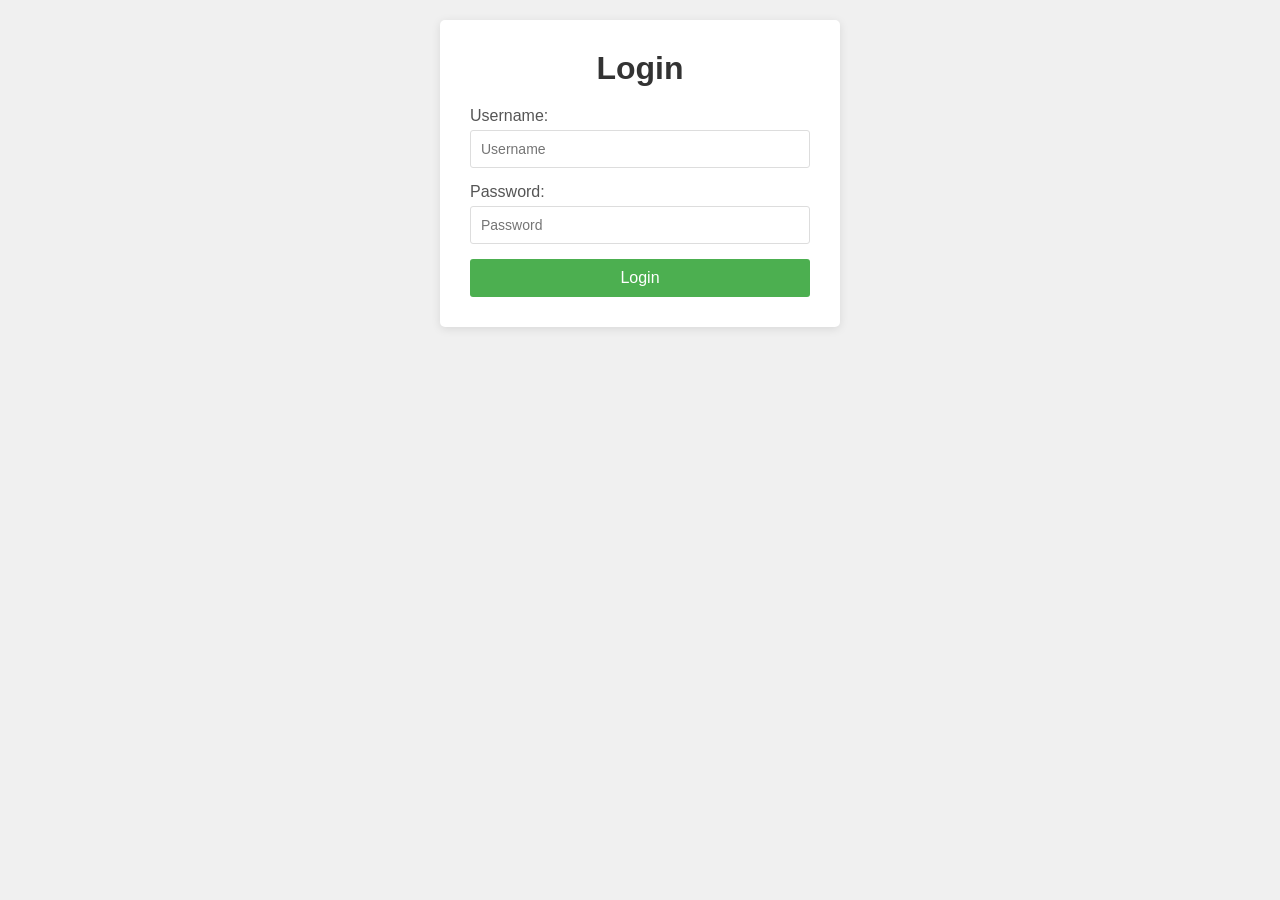
<file: fetch/index.html>
<!DOCTYPE html>
<html lang="en">
<head>
    <meta charset="UTF-8">
    <meta name="viewport" content="width=device-width, initial-scale=1.0">
    <title>Fetch API</title>
    <link rel="stylesheet" href="./css/style.css">
    <script src="./js/fetch.js"></script>

    <script>
        getData();
    </script>
</head>
<body>
    <div class="login-container">
        <h1>Login</h1>
        <form onsubmit="submitData(event)">
            <div class="form-group">
                <label for="username">Username:</label>
                <input type="text" id="username" name="username" placeholder="Username" required>
            </div>
            <div class="form-group">
                <label for="password">Password:</label>
                <input type="password" id="password" name="password" placeholder="Password" required>
            </div>
            <button type="submit">Login</button>
            <div id="message" class="message" aria-live="polite"></div>
        </form>
        <div id="student-table-container"></div>
    </div>
</body>
</html>
</file>
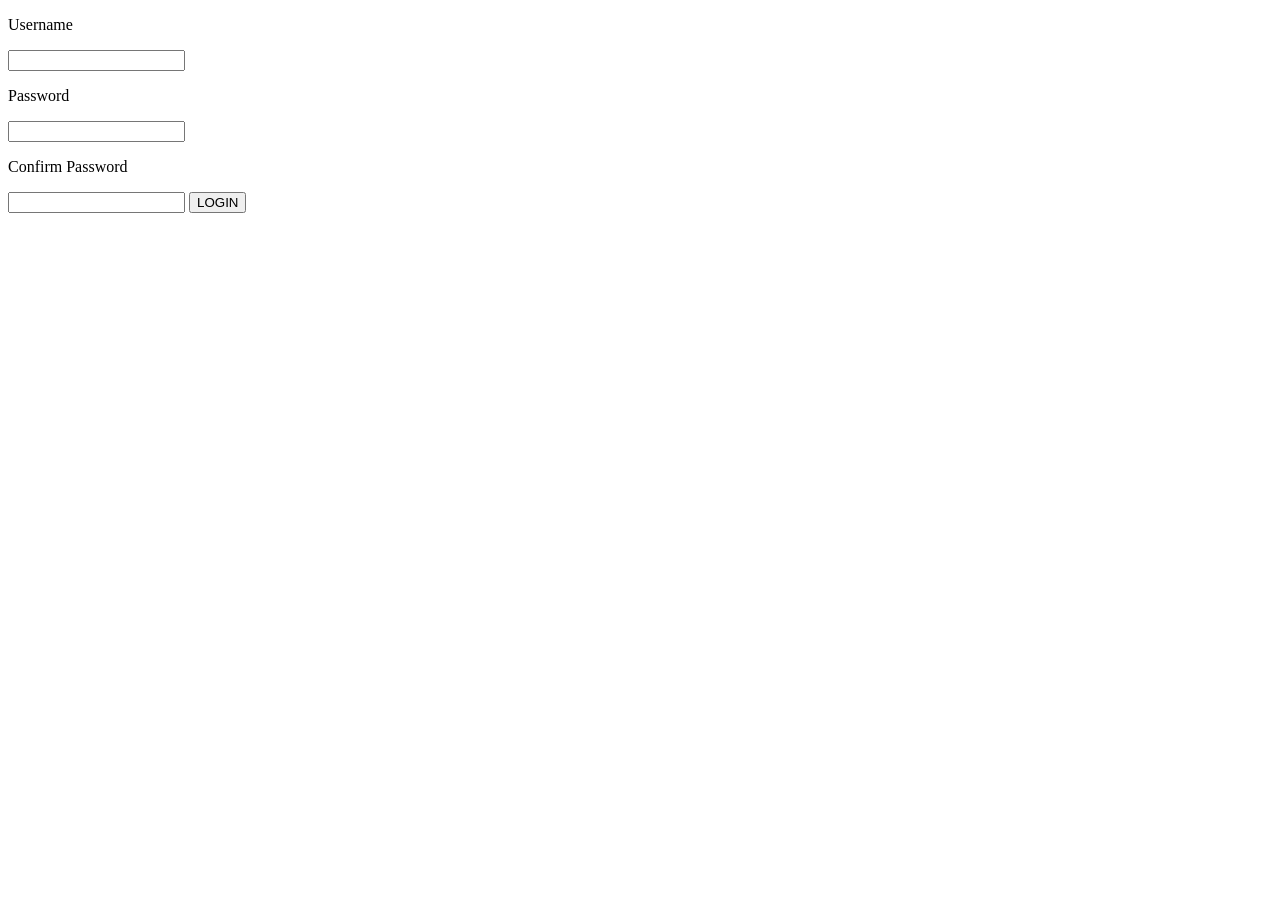
<file: first.js/index.html>
<!DOCTYPE html>
<html lang="en">
<head>
    <meta charset="UTF-8">
    <meta name="viewport" content="width=device-width, initial-scale=1.0">
    <title>Document</title>
    <script src="./login.js"></script>
</head>
<body>
    <div class="container">
        <p>Username</p>
        <input type="text" id="username">

        <p>Password</p>
        <input type="password" id="password">

        <p>Confirm Password</p>
        <input type="password" id="confirm">

        <button type="button" onclick="login()">LOGIN</button>
    </div>
</html>
</file>
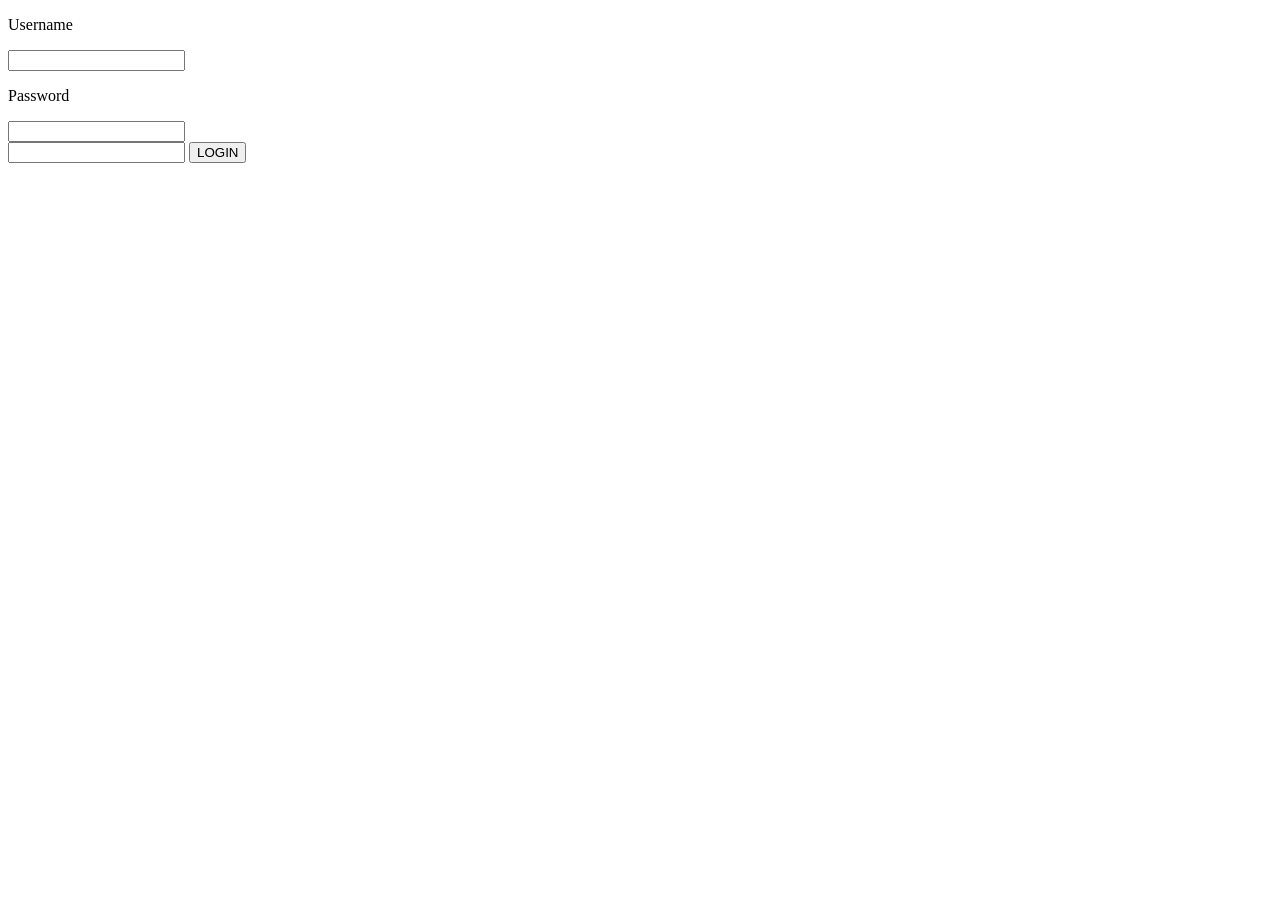
<file: first_js/index.html>
<!DOCTYPE html>
<html lang="en">
<head>
    <meta charset="UTF-8">
    <meta name="viewport" content="width=device-width, initial-scale=1.0">
    <title>Document</title>
    <script src="./login.js"></script>
</head>
<body>
    <p>Username</p>
    <input type="text" id="username">
    <p>Password</p>
    <input type="password" id="password">
    <br>
     <input type="password" id="confirm">
    <button type="button" onclick="login()">LOGIN</button>
    
</body>
</html>
</file>
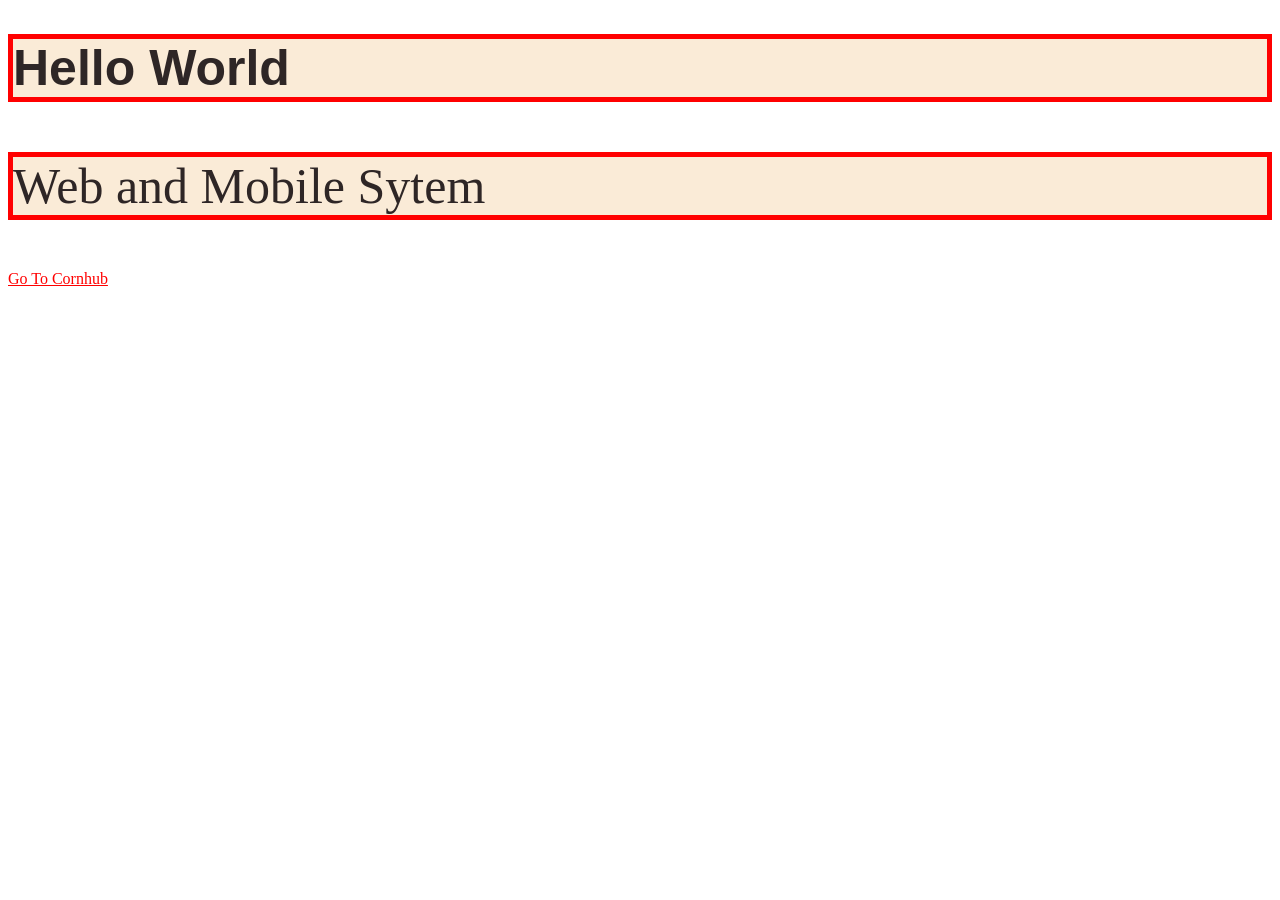
<file: hello_world/index.htm>
<!DOCTYPE html>
<html lang="en">
<head>
    <meta charset="UTF-8">
    <meta name="viewport" content="width=device-width, initial-scale=1.0">
    <link rel="stylesheet" href="./css/style.css">
    <title>Document</title>
</head>
<body>
    <h1 class="content header border-red">Hello World</h1>
    <p class="content border-red">Web and Mobile Sytem</p>
    <a href="#">Go To Cornhub</a>
</body>
</html>
</file>
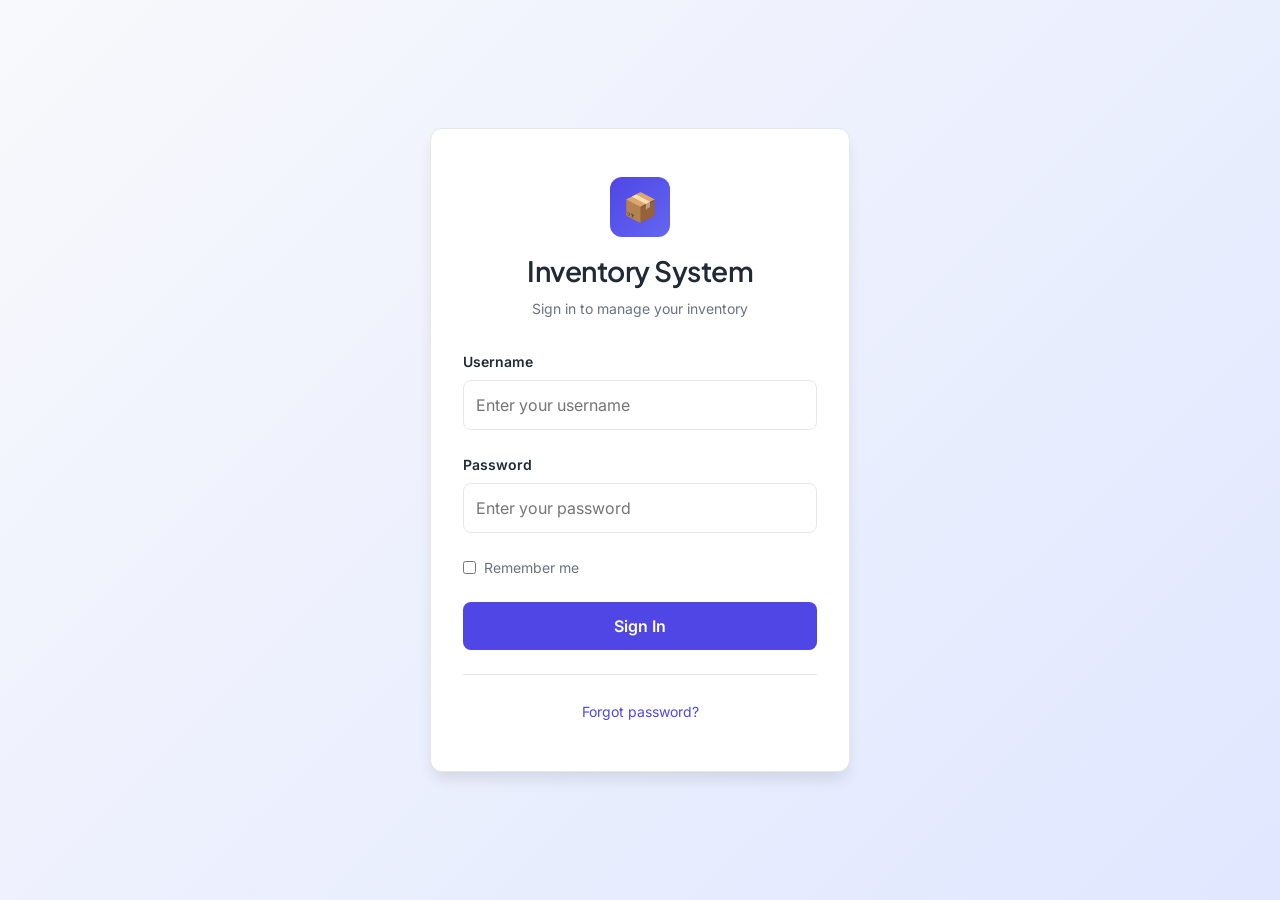
<file: inventorysystem/index.html>
<!DOCTYPE html>
<html lang="en">
<head>
    <meta charset="UTF-8">
    <meta name="viewport" content="width=device-width, initial-scale=1.0">
    <title>Inventory System</title>
    <link rel="stylesheet" href="css/bootstrap.min.css">
    <link rel="stylesheet" href="css/style.css">
</head>
<body>
    <script>
        // Redirect to dashboard if authenticated, otherwise to login
        const username = localStorage.getItem('username');
        if (username) {
            window.location.href = 'dashboard.html';
        } else {
            window.location.href = 'login.html';
        }
    </script>

    <!-- Fallback content in case JavaScript is disabled -->
    <div style="display: flex; align-items: center; justify-content: center; min-height: 100vh; text-align: center;">
        <div>
            <h1>Inventory System</h1>
            <p>Redirecting...</p>
            <p><a href="login.html">Click here if not automatically redirected.</a></p>
        </div>
    </div>
</body>
</html>
</file>
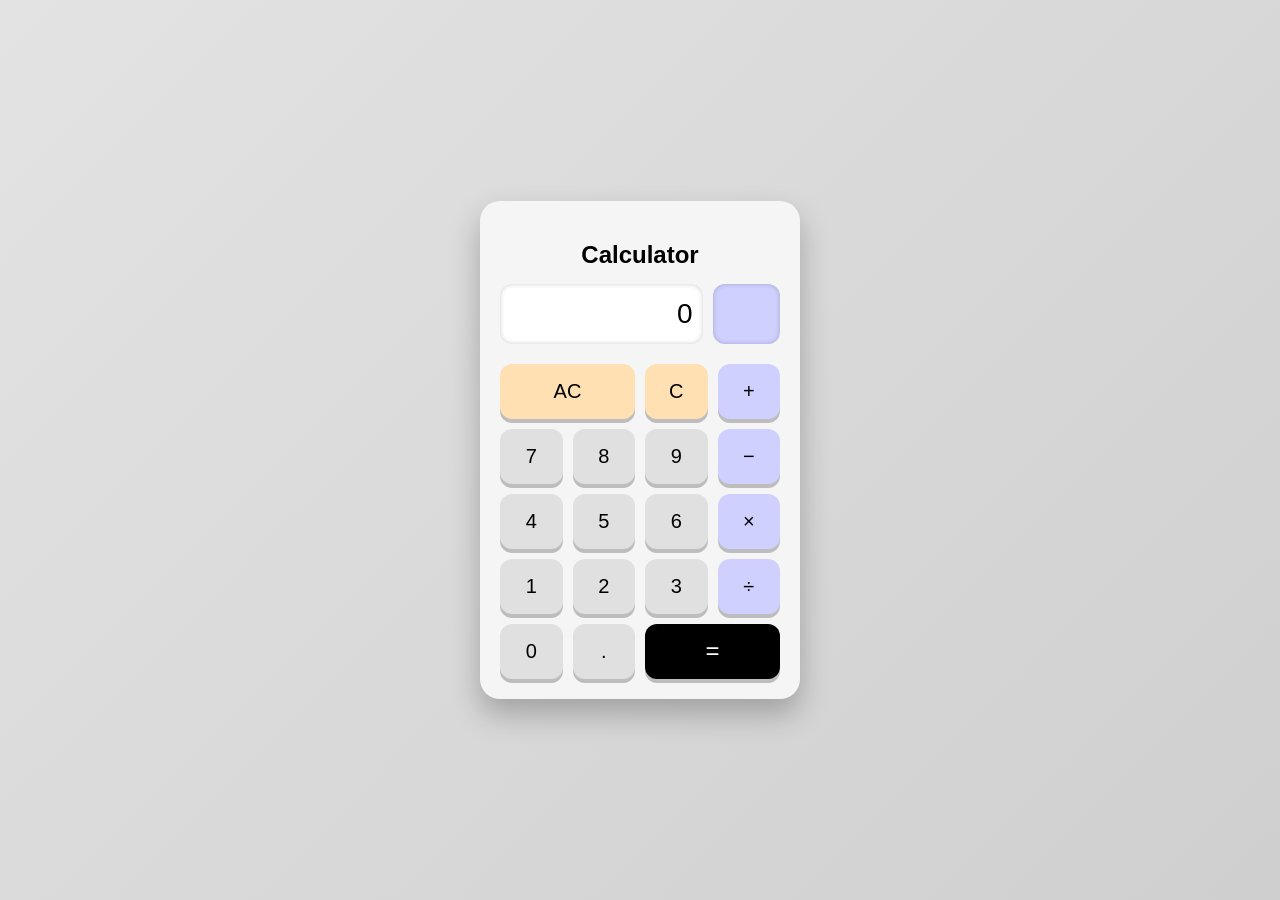
<file: Calculator/calculator.html>
<!DOCTYPE html>
<html lang="en">
<head>
<meta charset="UTF-8">
<title>Calculator</title>
<link rel="stylesheet" href="./css/style.css">
<script src="js/cal.js" defer></script>

</head>

<body>

<div class="calculator">
    <h2>Calculator</h2>

    <!-- Display row: 3 width display, 1 width operator -->
    <div class="display-container">
        <div id="display" class="display">0</div>
        <div id="operatorBox" class="operator-box"></div>
    </div>

    <div class="buttons">
        <!-- Top row -->
        <button class="clear wide" onclick="allClear()">AC</button>
        <button class="clear" onclick="clearEntry()">C</button>
        <button class="operator" onclick="setOperator('+')">+</button>

        <!-- Second row -->
        <button onclick="appendNumber('7')">7</button>
        <button onclick="appendNumber('8')">8</button>
        <button onclick="appendNumber('9')">9</button>
        <button class="operator" onclick="setOperator('-')">−</button>

        <!-- Third row -->
        <button onclick="appendNumber('4')">4</button>
        <button onclick="appendNumber('5')">5</button>
        <button onclick="appendNumber('6')">6</button>
        <button class="operator" onclick="setOperator('*')">×</button>

        <!-- Fourth row -->
        <button onclick="appendNumber('1')">1</button>
        <button onclick="appendNumber('2')">2</button>
        <button onclick="appendNumber('3')">3</button>
        <button class="operator" onclick="setOperator('/')">÷</button>

        <!-- Fifth row -->
        <button onclick="appendNumber('0')">0</button>
        <button onclick="appendNumber('.')">.</button>
        <button class="equals wide" onclick="calculate()">=</button>
    </div>
</div>

</body>
</html>
</file>
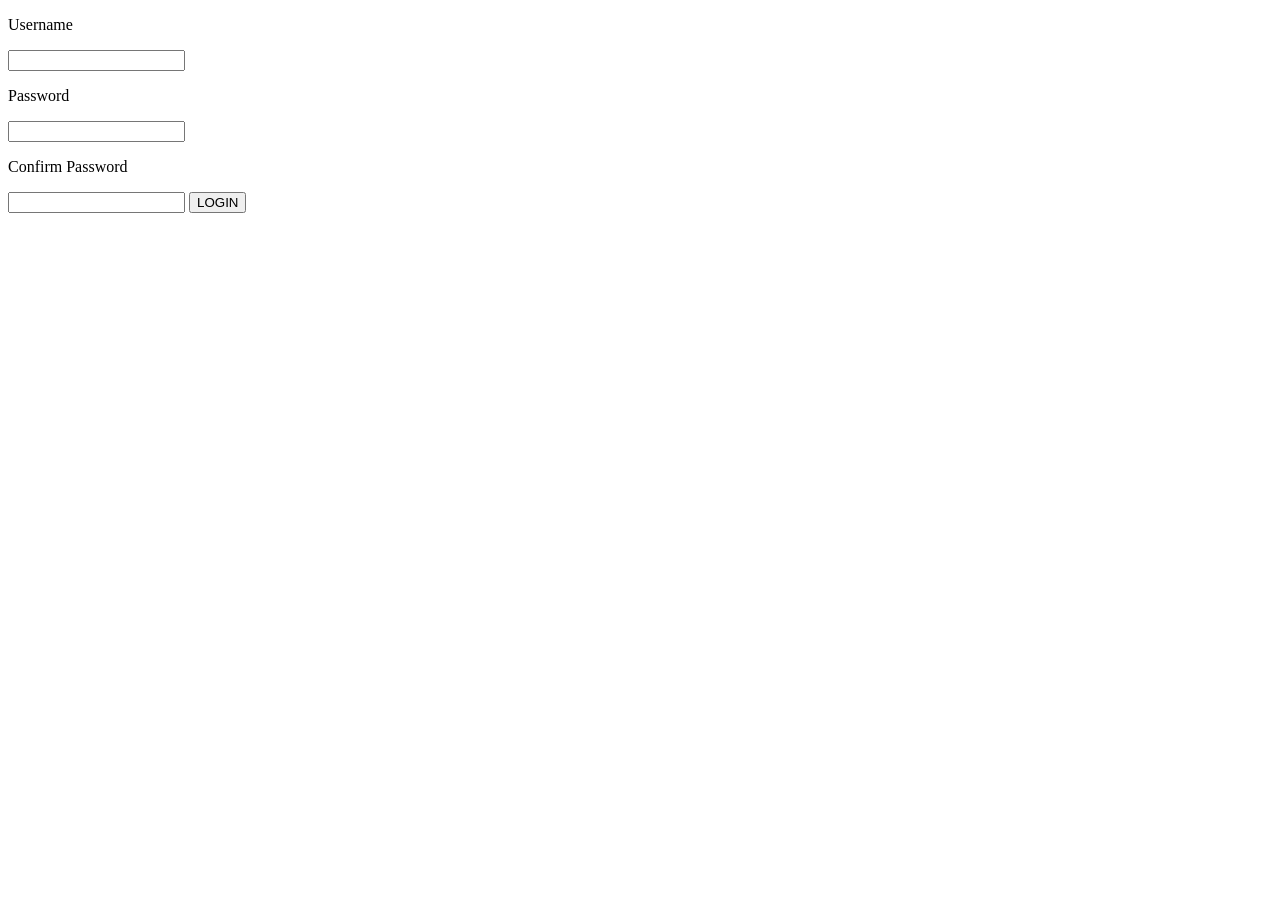
<file: first.js/register.html>
<!DOCTYPE html>
<html lang="en">
<head>
    <meta charset="UTF-8">
    <meta name="viewport" content="width=device-width, initial-scale=1.0">
    <title>Document</title>
    <script src="./register.js"></script>
</head>
<body>
    <div class="container">
        <p>Username</p>
        <input type="text" id="username">

        <p>Password</p>
        <input type="password" id="password">

        <p>Confirm Password</p>
        <input type="password" id="confirm">

        <button type="button" onclick="register()">LOGIN</button>
    </div>
</html>
</file>
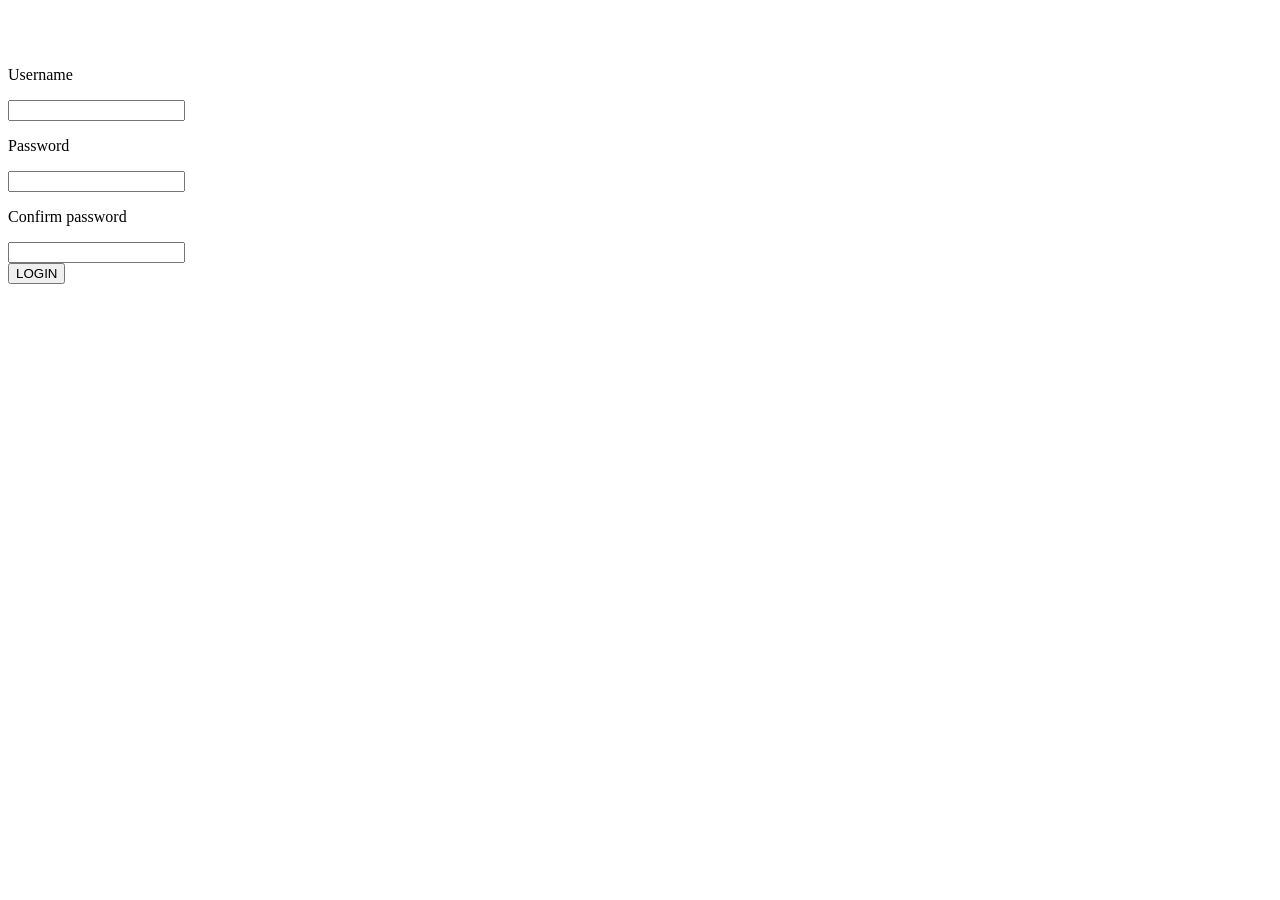
<file: first_js/register.html>
<!DOCTYPE html>
<html lang="en">
<head>
    <meta charset="UTF-8">
    <meta name="viewport" content="width=device-width, initial-scale=1.0">
    <title>Document</title>
    <script src="./register.js"></script>
    <link rel="stylesheet" href="./style.css">
</head>
<body>
    <div id="error" class="error">
        Sample Text
    </div>
    <p>Username</p>
    <input type="text" id="username">
    <p>Password</p>
    <input type="password" id="password">
    <br>
    <p>Confirm password</p>
     <input type="password" id="confirm">
     <br>
    <button type="button" onclick="register()">LOGIN</button>
    
</body>
</html>
</file>
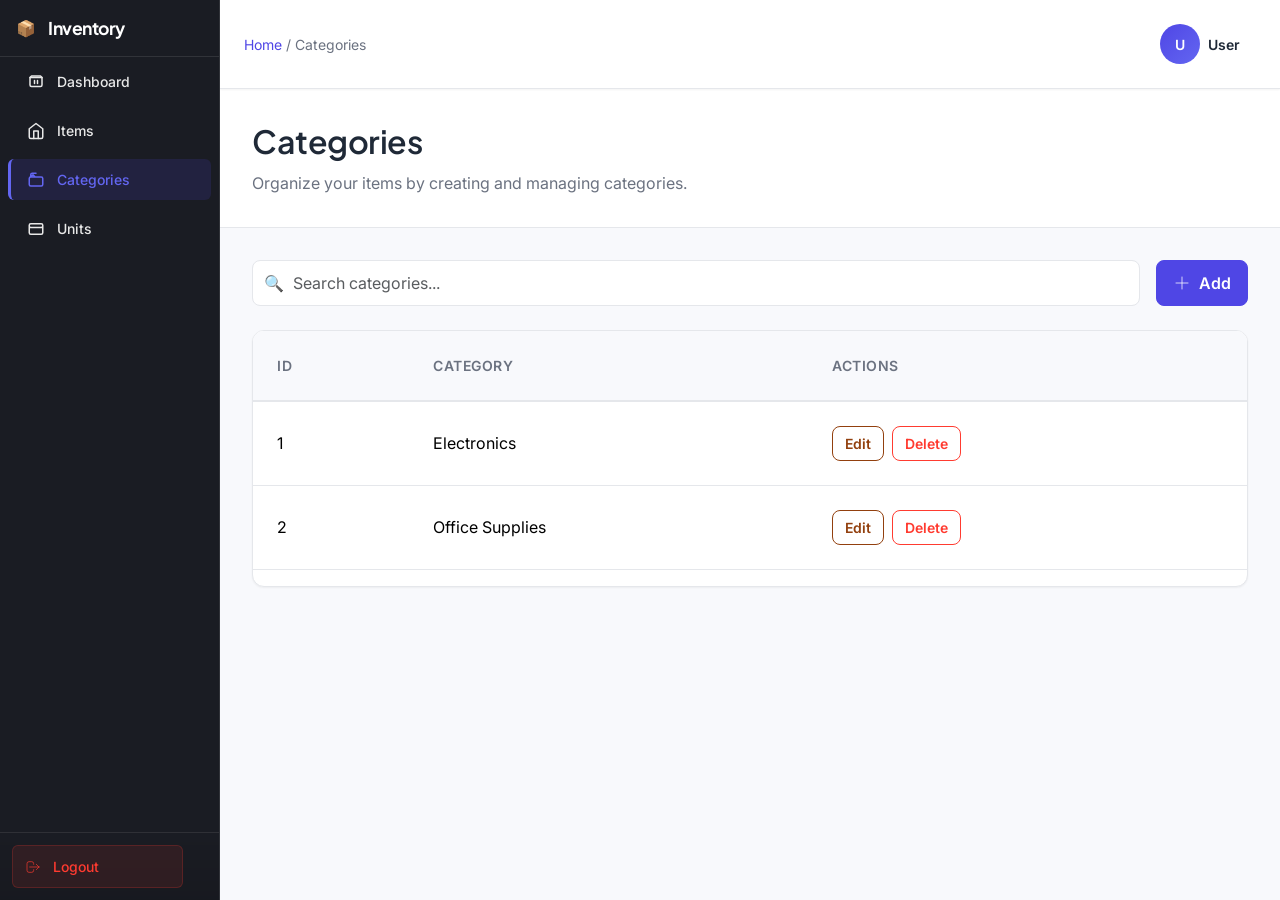
<file: inventorysystem/categories.html>
<!DOCTYPE html>
<html lang="en">
<head>
    <meta charset="UTF-8">
    <meta name="viewport" content="width=device-width, initial-scale=1.0">
    <title>Categories - Inventory System</title>
    <link rel="stylesheet" href="css/bootstrap.min.css">
    <link rel="stylesheet" href="css/style.css">
</head>
<body>
    <!-- Sidebar -->
    <nav class="sidebar">
        <div class="sidebar-brand">
            <span>📦</span>
            <h5>Inventory</h5>
        </div>

        <ul class="nav flex-column">
            <li class="nav-item">
                <a class="nav-link" href="dashboard.html">
                    <svg xmlns="http://www.w3.org/2000/svg" fill="none" viewBox="0 0 24 24"><g stroke="currentColor" stroke-linecap="round" stroke-linejoin="round"><path d="M4 6h16v10a2 2 0 0 1-2 2H6a2 2 0 0 1-2-2V6z"/><path d="M4 6l2-2h12l2 2M10 10v4M14 10v4"/></g></svg>
                    <span>Dashboard</span>
                </a>
            </li>
            <li class="nav-item">
                <a class="nav-link" href="items.html">
                    <svg xmlns="http://www.w3.org/2000/svg" fill="none" viewBox="0 0 24 24"><g stroke="currentColor" stroke-linecap="round" stroke-linejoin="round"><path d="M3 9l9-7 9 7v11a2 2 0 0 1-2 2H5a2 2 0 0 1-2-2z"/><polyline points="9 22 9 12 15 12 15 22"/></g></svg>
                    <span>Items</span>
                </a>
            </li>
            <li class="nav-item">
                <a class="nav-link active" href="categories.html">
                    <svg xmlns="http://www.w3.org/2000/svg" fill="none" viewBox="0 0 24 24"><path stroke="currentColor" stroke-linecap="round" stroke-linejoin="round" d="M12 3H7a2 2 0 0 0-2 2v3m0 0l3-3 3 3M5 8h14a2 2 0 0 1 2 2v8a2 2 0 0 1-2 2H5a2 2 0 0 1-2-2v-8a2 2 0 0 1 2-2z"/></svg>
                    <span>Categories</span>
                </a>
            </li>
            <li class="nav-item">
                <a class="nav-link" href="units.html">
                    <svg xmlns="http://www.w3.org/2000/svg" fill="none" viewBox="0 0 24 24"><path stroke="currentColor" stroke-linecap="round" stroke-linejoin="round" d="M3 7v10a2 2 0 0 0 2 2h14a2 2 0 0 0 2-2V7M3 7a2 2 0 0 1 2-2h14a2 2 0 0 1 2 2m0 0v1a2 2 0 0 1-2 2H5a2 2 0 0 1-2-2V7"/></svg>
                    <span>Units</span>
                </a>
            </li>
        </ul>

        <div class="sidebar-bottom">
            <a class="logout-btn" href="login.html">
                <svg xmlns="http://www.w3.org/2000/svg" fill="none" viewBox="0 0 24 24"><path stroke="currentColor" stroke-linecap="round" stroke-linejoin="round" d="M17 16l4-4m0 0l-4-4m4 4H7m6 4v1a3 3 0 0 1-3 3H6a3 3 0 0 1-3-3V7a3 3 0 0 1 3-3h4a3 3 0 0 1 3 3v1"/></svg>
                <span>Logout</span>
            </a>
        </div>
    </nav>

    <!-- Main Content -->
    <div class="main-content">
        <!-- Top Bar -->
        <div class="topbar">
            <div class="breadcrumb-nav">
                <a href="dashboard.html">Home</a>
                <span>/</span>
                <span>Categories</span>
            </div>
            <div class="profile-dropdown">
                <div class="profile-avatar" id="profileAvatar">U</div>
                <div>
                    <div style="font-size: 0.875rem; font-weight: 600;" id="profileName">User</div>
                </div>
            </div>
        </div>

        <!-- Page Header -->
        <div class="page-header">
            <h1>Categories</h1>
            <p style="color: var(--text-secondary); margin: 0;">Organize your items by creating and managing categories.</p>
        </div>

        <!-- Page Content -->
        <div style="padding: 0 var(--spacing-xl) var(--spacing-xl);">
            <!-- Search and Action Bar -->
            <div style="display: flex; gap: var(--spacing-md); margin-bottom: var(--spacing-lg);">
                <div class="search-bar" style="flex: 1;">
                    <input type="text" id="searchCategories" class="form-control" placeholder="Search categories...">
                </div>
                <button class="btn btn-primary" data-bs-toggle="modal" data-bs-target="#addCategoryModal">
                    <svg xmlns="http://www.w3.org/2000/svg" fill="none" viewBox="0 0 24 24" stroke="currentColor" width="18" height="18"><path stroke-linecap="round" stroke-linejoin="round" d="M12 4v16m8-8H4"/></svg>
                    Add
                </button>
            </div>

            <!-- Categories Table -->
            <div class="card">
                <div class="table-responsive">
                    <table class="table" id="categoriesTable">
                        <thead>
                            <tr>
                                <th>ID</th>
                                <th>Category</th>
                                <th>Actions</th>
                            </tr>
                        </thead>
                        <tbody id="categoriesTableBody">
                            <tr>
                                <td colspan="3" class="empty-state">
                                    <div class="empty-state-icon">📁</div>
                                    <div class="empty-state-title">No categories yet</div>
                                    <p style="margin: 0;">Click "Add" to create your first category</p>
                                </td>
                            </tr>
                        </tbody>
                    </table>
                </div>
            </div>
        </div>
    </div>

    <!-- Add Category Modal -->
    <div class="modal fade" id="addCategoryModal" tabindex="-1">
        <div class="modal-dialog">
            <div class="modal-content">
                <div class="modal-header">
                    <h5 class="modal-title">Add New Category</h5>
                    <button type="button" class="btn-close" data-bs-dismiss="modal"></button>
                </div>
                <div class="modal-body">
                    <form id="addCategoryForm" onsubmit="handleAddCategory(event)">
                        <div class="form-group mb-3">
                            <label for="categoryName" class="form-label">Category Name</label>
                            <input type="text" class="form-control" id="categoryName" placeholder="Enter category name" required>
                        </div>
                        <button type="submit" class="btn btn-primary w-100">Add Category</button>
                    </form>
                </div>
            </div>
        </div>
    </div>

    <div class="toast-container" id="toastContainer"></div>

    <script src="js/bootstrap.bundle.min.js"></script>
    <script src="js/app.js"></script>
    <script>
        let categories = [];
        let nextId = 1;
        let editingCategoryId = null;

        document.addEventListener('DOMContentLoaded', function() {
            const username = localStorage.getItem('username') || 'User';
            const firstLetter = username.charAt(0).toUpperCase();
            document.getElementById('profileName').textContent = username;
            document.getElementById('profileAvatar').textContent = firstLetter;

            loadCategories();
            const searchEl = document.getElementById('searchCategories');
            if (searchEl) {
                searchEl.addEventListener('input', e => filterTableDebounced(e.target.value));
            }
        });

        function handleAddCategory(e) {
            e.preventDefault();
            const name = document.getElementById('categoryName').value;

            if (editingCategoryId !== null) {
                const idx = categories.findIndex(c => c.id === editingCategoryId);
                if (idx !== -1) {
                    categories[idx].name = name;
                    saveCategories();
                    renderCategories();
                    addActivity('category-updated', `Updated category \"${name}\"`);
                    showToast('Category updated successfully!', 'success');
                }
                editingCategoryId = null;
            } else {
                const category = {
                    id: nextId++,
                    name
                };
                categories.push(category);
                saveCategories();
                renderCategories();
                addActivity('category-added', `Added category \"${name}\"`);
                showToast('Category added successfully!', 'success');
            }

            document.getElementById('addCategoryForm').reset();
            const modal = bootstrap.Modal.getInstance(document.getElementById('addCategoryModal'));
            modal.hide();
            document.querySelector('#addCategoryModal .modal-title').textContent = 'Add New Category';
            document.querySelector('#addCategoryForm button[type="submit"]').textContent = 'Add Category';
        }

        const filterTableDebounced = debounce(filterTable, 250);
        function filterTable(searchTerm) {
            const filtered = categories.filter(cat => 
                cat.name.toLowerCase().includes(searchTerm.toLowerCase()) ||
                cat.id.toString().includes(searchTerm)
            );
            renderCategories(filtered);
        }

        function renderCategories(categoriesToShow = categories) {
            const tbody = document.getElementById('categoriesTableBody');
            
            if (categoriesToShow.length === 0) {
                tbody.innerHTML = `
                    <tr>
                        <td colspan="3" class="empty-state">
                            <div class="empty-state-icon">📁</div>
                            <div class="empty-state-title">No categories yet</div>
                            <p style="margin: 0;">Click "Add" to create your first category</p>
                        </td>
                    </tr>
                `;
                return;
            }

            tbody.innerHTML = categoriesToShow.map(cat => `
                <tr class="flash-new">
                    <td>${cat.id}</td>
                    <td>${cat.name}</td>
                    <td style="display: flex; gap: var(--spacing-sm);">
                        <button class="btn btn-sm btn-warning" onclick="editCategory(${cat.id})">Edit</button>
                        <button class="btn btn-sm btn-danger" onclick="deleteCategory(${cat.id})">Delete</button>
                    </td>
                </tr>
            `).join('');
        }

        function editCategory(id) {
            const cat = categories.find(c => c.id === id);
            if (!cat) return;
            editingCategoryId = id;
            document.getElementById('categoryName').value = cat.name;
            const modal = new bootstrap.Modal(document.getElementById('addCategoryModal'));
            document.querySelector('#addCategoryModal .modal-title').textContent = 'Edit Category';
            document.querySelector('#addCategoryForm button[type="submit"]').textContent = 'Save Changes';
            modal.show();
        }

        function deleteCategory(id) {
            const toDel = categories.find(c => c.id === id);
            // check if any item uses this category
            const items = JSON.parse(localStorage.getItem('items') || '[]');
            const inUse = items.filter(i => i.categoryId === id);
            if (inUse.length > 0) {
                alert(`Cannot delete category; ${inUse.length} item(s) are using it.`);
                return;
            }
            if (confirm('Are you sure you want to delete this category?')) {
                categories = categories.filter(cat => cat.id !== id);
                saveCategories();
                renderCategories();
                addActivity('category-deleted', `Deleted category \"${toDel ? toDel.name : id}\"`);
                showToast('Category deleted successfully!', 'success');
            }
        }

        function saveCategories() {
            localStorage.setItem('categories', JSON.stringify(categories));
        }

        function loadCategories() {
            const saved = localStorage.getItem('categories');
            if (saved) {
                categories = JSON.parse(saved);
                nextId = Math.max(...categories.map(c => c.id), 0) + 1;
                renderCategories();
            }
        }

        function showToast(message, type = 'info') {
            const container = document.getElementById('toastContainer');
            const toast = document.createElement('div');
            toast.className = `toast ${type}`;
            toast.textContent = message;
            container.appendChild(toast);

            setTimeout(() => {
                toast.remove();
            }, 3000);
        }
    </script>
</body>
</html>
</file>
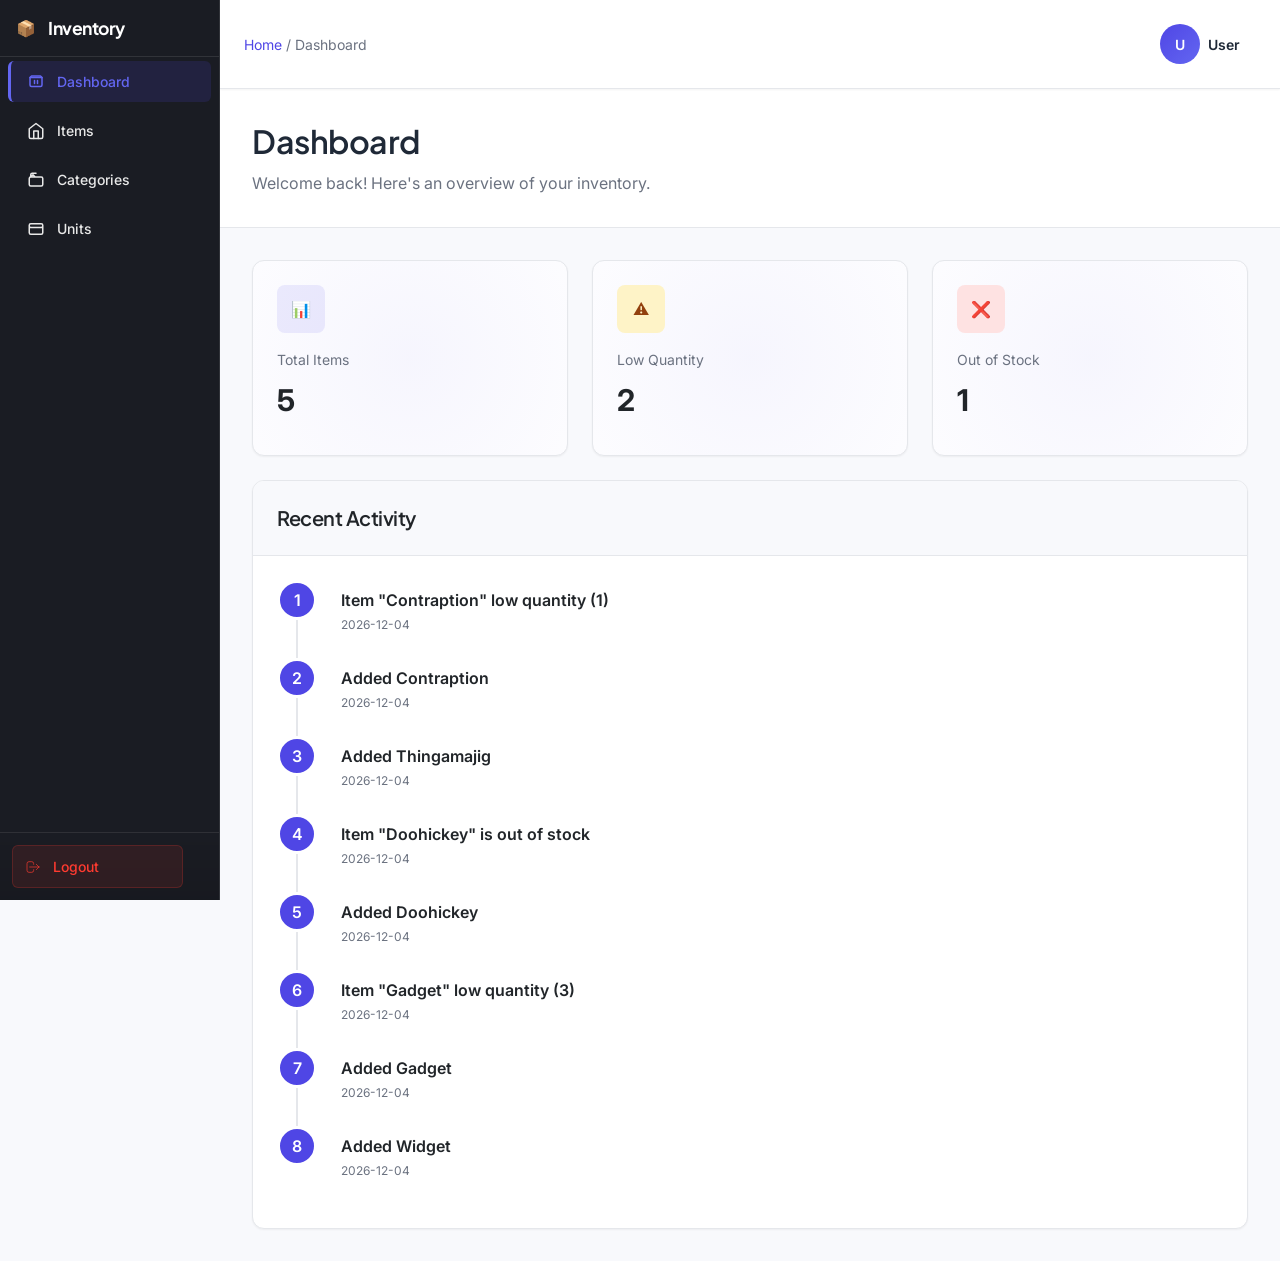
<file: inventorysystem/dashboard.html>
<!DOCTYPE html>
<html lang="en">
<head>
    <meta charset="UTF-8">
    <meta name="viewport" content="width=device-width, initial-scale=1.0">
    <title>Dashboard - Inventory System</title>
    <link rel="stylesheet" href="css/bootstrap.min.css">
    <link rel="stylesheet" href="css/style.css">
</head>
<body>
    <!-- Sidebar -->
    <nav class="sidebar">
        <div class="sidebar-brand">
            <span>📦</span>
            <h5>Inventory</h5>
        </div>

        <ul class="nav flex-column">
            <li class="nav-item">
                <a class="nav-link active" href="dashboard.html">
                    <svg xmlns="http://www.w3.org/2000/svg" fill="none" viewBox="0 0 24 24"><g stroke="currentColor" stroke-linecap="round" stroke-linejoin="round"><path d="M4 6h16v10a2 2 0 0 1-2 2H6a2 2 0 0 1-2-2V6z"/><path d="M4 6l2-2h12l2 2M10 10v4M14 10v4"/></g></svg>
                    <span>Dashboard</span>
                </a>
            </li>
            <li class="nav-item">
                <a class="nav-link" href="items.html">
                    <svg xmlns="http://www.w3.org/2000/svg" fill="none" viewBox="0 0 24 24"><g stroke="currentColor" stroke-linecap="round" stroke-linejoin="round"><path d="M3 9l9-7 9 7v11a2 2 0 0 1-2 2H5a2 2 0 0 1-2-2z"/><polyline points="9 22 9 12 15 12 15 22"/></g></svg>
                    <span>Items</span>
                </a>
            </li>
            <li class="nav-item">
                <a class="nav-link" href="categories.html">
                    <svg xmlns="http://www.w3.org/2000/svg" fill="none" viewBox="0 0 24 24"><path stroke="currentColor" stroke-linecap="round" stroke-linejoin="round" d="M12 3H7a2 2 0 0 0-2 2v3m0 0l3-3 3 3M5 8h14a2 2 0 0 1 2 2v8a2 2 0 0 1-2 2H5a2 2 0 0 1-2-2v-8a2 2 0 0 1 2-2z"/></svg>
                    <span>Categories</span>
                </a>
            </li>
            <li class="nav-item">
                <a class="nav-link" href="units.html">
                    <svg xmlns="http://www.w3.org/2000/svg" fill="none" viewBox="0 0 24 24"><path stroke="currentColor" stroke-linecap="round" stroke-linejoin="round" d="M3 7v10a2 2 0 0 0 2 2h14a2 2 0 0 0 2-2V7M3 7a2 2 0 0 1 2-2h14a2 2 0 0 1 2 2m0 0v1a2 2 0 0 1-2 2H5a2 2 0 0 1-2-2V7"/></svg>
                    <span>Units</span>
                </a>
            </li>
        </ul>

        <div class="sidebar-bottom">
            <a class="logout-btn" href="login.html">
                <svg xmlns="http://www.w3.org/2000/svg" fill="none" viewBox="0 0 24 24"><path stroke="currentColor" stroke-linecap="round" stroke-linejoin="round" d="M17 16l4-4m0 0l-4-4m4 4H7m6 4v1a3 3 0 0 1-3 3H6a3 3 0 0 1-3-3V7a3 3 0 0 1 3-3h4a3 3 0 0 1 3 3v1"/></svg>
                <span>Logout</span>
            </a>
        </div>
    </nav>

    <!-- Main Content -->
    <div class="main-content">
        <!-- Top Bar -->
        <div class="topbar">
            <div class="breadcrumb-nav">
                <a href="dashboard.html">Home</a>
                <span>/</span>
                <span>Dashboard</span>
            </div>
            <div class="profile-dropdown">
                <div class="profile-avatar" id="profileAvatar">U</div>
                <div>
                    <div style="font-size: 0.875rem; font-weight: 600;" id="profileName">User</div>
                </div>
            </div>
        </div>

        <!-- Page Header -->
        <div class="page-header">
            <h1>Dashboard</h1>
            <p style="color: var(--text-secondary); margin: 0;">Welcome back! Here's an overview of your inventory.</p>
        </div>

        <!-- Page Content -->
        <div style="padding: 0 var(--spacing-xl) var(--spacing-xl);">
            <!-- Metric Cards -->
            <div class="row g-4 mb-4">
                <div class="col-md-4">
                    <div class="card metric-card metric-total">
                        <div class="card-body">
                            <div class="metric-card-icon">📊</div>
                            <div class="metric-card-label">Total Items</div>
                            <div class="metric-card-value">0</div>
                        </div>
                    </div>
                </div>
                <div class="col-md-4">
                    <div class="card metric-card metric-low-qty">
                        <div class="card-body">
                            <div class="metric-card-icon">⚠️</div>
                            <div class="metric-card-label">Low Quantity</div>
                            <div class="metric-card-value">0</div>
                        </div>
                    </div>
                </div>
                <div class="col-md-4">
                    <div class="card metric-card metric-empty-stock">
                        <div class="card-body">
                            <div class="metric-card-icon">❌</div>
                            <div class="metric-card-label">Out of Stock</div>
                            <div class="metric-card-value">0</div>
                        </div>
                    </div>
                </div>
            </div>

            <!-- Recent Activity -->
            <div class="card">
                <div class="card-header">
                    <h5 style="margin: 0;">Recent Activity</h5>
                </div>
                <div class="card-body">
                    <!-- dynamic activity timeline will be injected here -->
                    <div id="activityTimeline"></div>
                </div>
            </div>
        </div>
    </div>

    <div class="toast-container" id="toastContainer"></div>

    <script src="js/bootstrap.bundle.min.js"></script>
    <script src="js/app.js"></script>
    <script>
        // Load user profile
        document.addEventListener('DOMContentLoaded', function() {
            const username = localStorage.getItem('username') || 'User';
            const firstLetter = username.charAt(0).toUpperCase();
            document.getElementById('profileName').textContent = username;
            document.getElementById('profileAvatar').textContent = firstLetter;
        });
    </script>
</body>
</html>
</file>
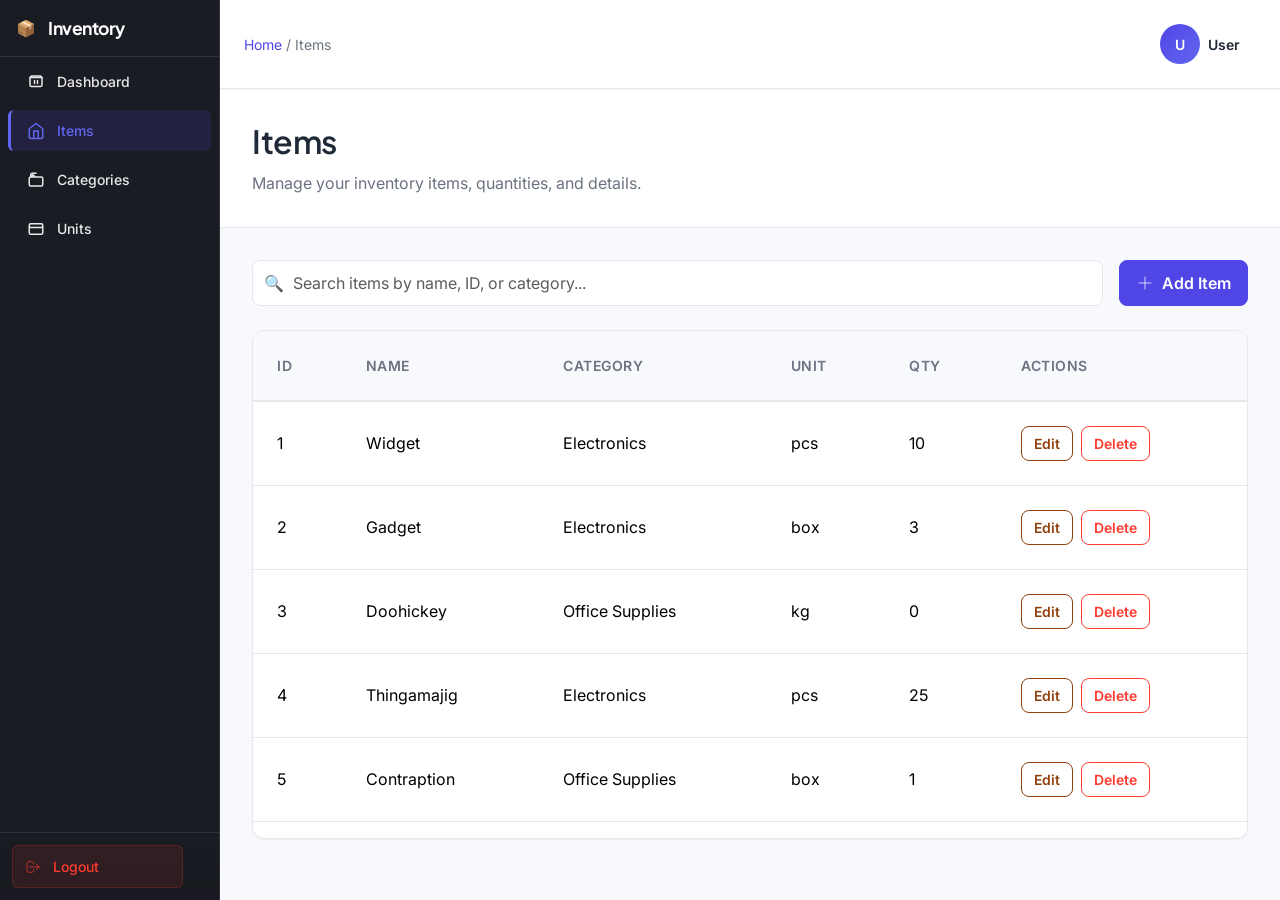
<file: inventorysystem/items.html>
<!DOCTYPE html>
<html lang="en">
<head>
    <meta charset="UTF-8">
    <meta name="viewport" content="width=device-width, initial-scale=1.0">
    <title>Items - Inventory System</title>
    <link rel="stylesheet" href="css/bootstrap.min.css">
    <link rel="stylesheet" href="css/style.css">
</head>
<body>
    <!-- Sidebar -->
    <nav class="sidebar">
        <div class="sidebar-brand">
            <span>📦</span>
            <h5>Inventory</h5>
        </div>

        <ul class="nav flex-column">
            <li class="nav-item">
                <a class="nav-link" href="dashboard.html">
                    <svg xmlns="http://www.w3.org/2000/svg" fill="none" viewBox="0 0 24 24"><g stroke="currentColor" stroke-linecap="round" stroke-linejoin="round"><path d="M4 6h16v10a2 2 0 0 1-2 2H6a2 2 0 0 1-2-2V6z"/><path d="M4 6l2-2h12l2 2M10 10v4M14 10v4"/></g></svg>
                    <span>Dashboard</span>
                </a>
            </li>
            <li class="nav-item">
                <a class="nav-link active" href="items.html">
                    <svg xmlns="http://www.w3.org/2000/svg" fill="none" viewBox="0 0 24 24"><g stroke="currentColor" stroke-linecap="round" stroke-linejoin="round"><path d="M3 9l9-7 9 7v11a2 2 0 0 1-2 2H5a2 2 0 0 1-2-2z"/><polyline points="9 22 9 12 15 12 15 22"/></g></svg>
                    <span>Items</span>
                </a>
            </li>
            <li class="nav-item">
                <a class="nav-link" href="categories.html">
                    <svg xmlns="http://www.w3.org/2000/svg" fill="none" viewBox="0 0 24 24"><path stroke="currentColor" stroke-linecap="round" stroke-linejoin="round" d="M12 3H7a2 2 0 0 0-2 2v3m0 0l3-3 3 3M5 8h14a2 2 0 0 1 2 2v8a2 2 0 0 1-2 2H5a2 2 0 0 1-2-2v-8a2 2 0 0 1 2-2z"/></svg>
                    <span>Categories</span>
                </a>
            </li>
            <li class="nav-item">
                <a class="nav-link" href="units.html">
                    <svg xmlns="http://www.w3.org/2000/svg" fill="none" viewBox="0 0 24 24"><path stroke="currentColor" stroke-linecap="round" stroke-linejoin="round" d="M3 7v10a2 2 0 0 0 2 2h14a2 2 0 0 0 2-2V7M3 7a2 2 0 0 1 2-2h14a2 2 0 0 1 2 2m0 0v1a2 2 0 0 1-2 2H5a2 2 0 0 1-2-2V7"/></svg>
                    <span>Units</span>
                </a>
            </li>
        </ul>

        <div class="sidebar-bottom">
            <a class="logout-btn" href="login.html">
                <svg xmlns="http://www.w3.org/2000/svg" fill="none" viewBox="0 0 24 24"><path stroke="currentColor" stroke-linecap="round" stroke-linejoin="round" d="M17 16l4-4m0 0l-4-4m4 4H7m6 4v1a3 3 0 0 1-3 3H6a3 3 0 0 1-3-3V7a3 3 0 0 1 3-3h4a3 3 0 0 1 3 3v1"/></svg>
                <span>Logout</span>
            </a>
        </div>
    </nav>

    <!-- Main Content -->
    <div class="main-content">
        <!-- Top Bar -->
        <div class="topbar">
            <div class="breadcrumb-nav">
                <a href="dashboard.html">Home</a>
                <span>/</span>
                <span>Items</span>
            </div>
            <div class="profile-dropdown">
                <div class="profile-avatar" id="profileAvatar">U</div>
                <div>
                    <div style="font-size: 0.875rem; font-weight: 600;" id="profileName">User</div>
                </div>
            </div>
        </div>

        <!-- Page Header -->
        <div class="page-header">
            <h1>Items</h1>
            <p style="color: var(--text-secondary); margin: 0;">Manage your inventory items, quantities, and details.</p>
        </div>

        <!-- Page Content -->
        <div style="padding: 0 var(--spacing-xl) var(--spacing-xl);">
            <!-- Search and Action Bar -->
            <div style="display: flex; gap: var(--spacing-md); margin-bottom: var(--spacing-lg);">
                <div class="search-bar" style="flex: 1;">
                        <input type="text" id="searchItems" class="form-control" placeholder="Search items by name, ID, or category...">
                </div>
                <button class="btn btn-primary" data-bs-toggle="modal" data-bs-target="#addItemModal">
                    <svg xmlns="http://www.w3.org/2000/svg" fill="none" viewBox="0 0 24 24" stroke="currentColor" width="18" height="18"><path stroke-linecap="round" stroke-linejoin="round" d="M12 4v16m8-8H4"/></svg>
                    Add Item
                </button>
            </div>

            <!-- Items Table -->
            <div class="card">
                <div class="table-responsive">
                    <table class="table" id="itemsTable">
                        <thead>
                            <tr>
                                <th>ID</th>
                                <th>Name</th>
                                <th>Category</th>
                                <th>Unit</th>
                                <th>Qty</th>
                                <th>Actions</th>
                            </tr>
                        </thead>
                        <tbody id="itemsTableBody">
                            <tr>
                                <td colspan="5" class="empty-state">
                                    <div class="empty-state-icon">📦</div>
                                    <div class="empty-state-title">No items yet</div>
                                    <p style="margin: 0;">Click "Add Item" to start managing your inventory</p>
                                </td>
                            </tr>
                        </tbody>
                    </table>
                </div>
            </div>
        </div>
    </div>

    <!-- Add Item Modal -->
    <div class="modal fade" id="addItemModal" tabindex="-1">
        <div class="modal-dialog">
            <div class="modal-content">
                <div class="modal-header">
                    <h5 class="modal-title">Add New Item</h5>
                    <button type="button" class="btn-close" data-bs-dismiss="modal"></button>
                </div>
                <div class="modal-body">
                    <form id="addItemForm" onsubmit="handleAddItem(event)">
                        <div class="form-group mb-3">
                            <label for="itemName" class="form-label">Item Name</label>
                            <input type="text" class="form-control" id="itemName" placeholder="Enter item name" required>
                        </div>
                        <div class="form-group mb-3">
                            <label for="itemCategory" class="form-label">Category</label>
                            <select id="itemCategory" class="form-select" required>
                                <option value="">-- select category --</option>
                            </select>
                        </div>
                        <div class="form-group mb-3">
                            <label for="itemUnit" class="form-label">Unit</label>
                            <select id="itemUnit" class="form-select" required>
                                <option value="">-- select unit --</option>
                            </select>
                        </div>
                        <div class="form-group mb-3">
                            <label for="itemQty" class="form-label">Quantity</label>
                            <input type="number" class="form-control" id="itemQty" placeholder="Enter quantity" min="0" required>
                        </div>
                        <button type="submit" class="btn btn-primary w-100">Add Item</button>
                    </form>
                </div>
            </div>
        </div>
    </div>

    <div class="toast-container" id="toastContainer"></div>

    <script src="js/bootstrap.bundle.min.js"></script>
    <script src="js/app.js"></script>
    <script>
        let items = [];
        let nextId = 1;
        let editingItemId = null; // null when adding, holds id when editing
        let categories = [];
        let units = [];

        function getCategoryName(catId) {
            const cat = categories.find(c => c.id === Number(catId));
            return cat ? cat.name : '-';
        }
        function getUnitName(unitId) {
            const u = units.find(u => u.id === Number(unitId));
            return u ? u.name : '-';
        }

        document.addEventListener('DOMContentLoaded', function() {
            const username = localStorage.getItem('username') || 'User';
            const firstLetter = username.charAt(0).toUpperCase();
            document.getElementById('profileName').textContent = username;
            document.getElementById('profileAvatar').textContent = firstLetter;

            // load supporting lists first (needed for item migration and select population)
            categories = JSON.parse(localStorage.getItem('categories') || '[]');
            units = JSON.parse(localStorage.getItem('units') || '[]');
            // fill selects
            const catSelect = document.getElementById('itemCategory');
            const unitSelect = document.getElementById('itemUnit');
            if (catSelect) {
                categories.forEach(c => {
                    const opt = document.createElement('option');
                    opt.value = c.id;
                    opt.textContent = c.name;
                    catSelect.appendChild(opt);
                });
            }
            if (unitSelect) {
                units.forEach(u => {
                    const opt = document.createElement('option');
                    opt.value = u.id;
                    opt.textContent = u.name;
                    unitSelect.appendChild(opt);
                });
            }
            loadItems();
            const searchEl = document.getElementById('searchItems');
            if (searchEl) {
                searchEl.addEventListener('input', e => filterTableDebounced(e.target.value));
            }
        });

        // record warnings or out‑of‑stock situations
        function checkQtyWarning(item, prevQty) {
            const q = Number(item.qty);
            const name = item.name;
            if (prevQty === undefined) {
                if (q === 0) {
                    addActivity('item-out-of-stock', `Item \"${name}\" is out of stock`);
                } else if (q <= 5) {
                    addActivity('item-low-stock', `Item \"${name}\" low quantity (${q})`);
                }
            } else {
                const pq = Number(prevQty);
                if (q === 0 && pq !== 0) {
                    addActivity('item-out-of-stock', `Item \"${name}\" is out of stock`);
                } else if (q <= 5 && pq > 5) {
                    addActivity('item-low-stock', `Item \"${name}\" low quantity (${q})`);
                } else if (q > 5 && pq <= 5) {
                    addActivity('item-restocked', `Item \"${name}\" quantity now ${q}`);
                }
            }
        }

        function handleAddItem(e) {
            e.preventDefault();
            const name = document.getElementById('itemName').value;
            const categoryId = Number(document.getElementById('itemCategory').value);
            const unitId = Number(document.getElementById('itemUnit').value);
            const qty = document.getElementById('itemQty').value;

            if (editingItemId !== null) {
                // update existing
                const idx = items.findIndex(i => i.id === editingItemId);
                if (idx !== -1) {
                    const prevQty = items[idx].qty;
                    items[idx].name = name;
                    items[idx].categoryId = categoryId;
                    items[idx].unitId = unitId;
                    items[idx].qty = qty;
                    saveItems();
                    renderItems();
                    addActivity('item-updated', `Updated item \"${name}\"`);
                    checkQtyWarning(items[idx], prevQty);
                    if (window.location.pathname.endsWith('dashboard.html')) {
                        updateDashboardMetrics();
                    }
                    showToast('Item updated successfully!', 'success');
                    // highlight updated row
                    setTimeout(() => {
                        const tr = document.querySelector(`#itemsTableBody tr[data-id=\"${editingItemId}\"]`);
                        if (tr) flashElement(tr);
                    }, 100);
                }
                editingItemId = null;
            } else {
                const item = {
                    id: nextId++,
                    name,
                    categoryId,
                    unitId,
                    qty
                };
                items.push(item);
                saveItems();
                renderItems();
                addActivity('item-added', `Added item \"${name}\"`);
                checkQtyWarning(item);
                if (window.location.pathname.endsWith('dashboard.html')) {
                    updateDashboardMetrics();
                }
                showToast('Item added successfully!', 'success');
                    // flash newly added row
                    setTimeout(() => {
                        const tr = document.querySelector(`#itemsTableBody tr[data-id=\"${item.id}\"]`);
                        if (tr) flashElement(tr);
                    }, 100);
            }

            document.getElementById('addItemForm').reset();
            const modal = bootstrap.Modal.getInstance(document.getElementById('addItemModal'));
            modal.hide();
            // reset modal title/button text
            document.querySelector('#addItemModal .modal-title').textContent = 'Add New Item';
            document.querySelector('#addItemForm button[type="submit"]').textContent = 'Add Item';
        }

        const filterTableDebounced = debounce(filterTable, 250);
        function filterTable(searchTerm) {
            const filtered = items.filter(item => {
                const catName = getCategoryName(item.categoryId);
                return (
                    item.name.toLowerCase().includes(searchTerm.toLowerCase()) ||
                    item.id.toString().includes(searchTerm) ||
                    catName.toLowerCase().includes(searchTerm.toLowerCase())
                );
            });
            renderItems(filtered);
        }

        function renderItems(itemsToShow = items) {
            const tbody = document.getElementById('itemsTableBody');
            
            if (itemsToShow.length === 0) {
                tbody.innerHTML = `
                    <tr>
                        <td colspan="6" class="empty-state">
                            <div class="empty-state-icon">📦</div>
                            <div class="empty-state-title">No items yet</div>
                            <p style="margin: 0;">Click "Add Item" to start managing your inventory</p>
                        </td>
                    </tr>
                `;
                return;
            }

            tbody.innerHTML = itemsToShow.map(item => `
                <tr data-id="${item.id}">
                    <td>${item.id}</td>
                    <td>${item.name}</td>
                    <td>${getCategoryName(item.categoryId)}</td>
                    <td>${getUnitName(item.unitId)}</td>
                    <td>${item.qty}</td>
                    <td style="display: flex; gap: var(--spacing-sm);">
                        <button class="btn btn-sm btn-warning" onclick="editItem(${item.id})">Edit</button>
                        <button class="btn btn-sm btn-danger" onclick="deleteItem(${item.id})">Delete</button>
                    </td>
                </tr>
            `).join('');
        }

        function editItem(id) {
            const item = items.find(i => i.id === id);
            if (!item) return;
            editingItemId = id;
            document.getElementById('itemName').value = item.name;
            document.getElementById('itemCategory').value = item.categoryId || '';
            document.getElementById('itemUnit').value = item.unitId || '';
            document.getElementById('itemQty').value = item.qty;
            const modal = new bootstrap.Modal(document.getElementById('addItemModal'));
            document.querySelector('#addItemModal .modal-title').textContent = 'Edit Item';
            document.querySelector('#addItemForm button[type="submit"]').textContent = 'Save Changes';
            modal.show();
            // scroll row into view after modal opens
            setTimeout(() => {
                const tr = document.querySelector(`#itemsTableBody tr[data-id=\"${id}\"]`);
                if (tr) tr.scrollIntoView({ behavior: 'smooth', block: 'center' });
            }, 300);
        }

        function deleteItem(id) {
            const toDelete = items.find(i => i.id === id);
            if (confirm('Are you sure you want to delete this item?')) {
                items = items.filter(item => item.id !== id);
                saveItems();
                renderItems();
                addActivity('item-deleted', `Deleted item \"${toDelete ? toDelete.name : id}\"`);
                if (window.location.pathname.endsWith('dashboard.html')) {
                    updateDashboardMetrics();
                }
                showToast('Item deleted successfully!', 'success');
            }
        }

        function saveItems() {
            localStorage.setItem('items', JSON.stringify(items));
        }

        function loadItems() {
            const saved = localStorage.getItem('items');
            if (saved) {
                items = JSON.parse(saved);
                // migrate old items lacking category/unit IDs
                items.forEach(i => {
                    if (i.categoryId === undefined) i.categoryId = categories.length ? categories[0].id : null;
                    if (i.unitId === undefined) i.unitId = units.length ? units[0].id : null;
                    // remove legacy fields
                    if ('unit' in i) delete i.unit;
                });
                saveItems();
                nextId = Math.max(...items.map(i => i.id), 0) + 1;
                renderItems();
            }
        }

        function showToast(message, type = 'info') {
            const container = document.getElementById('toastContainer');
            const toast = document.createElement('div');
            toast.className = `toast ${type}`;
            toast.textContent = message;
            container.appendChild(toast);

            setTimeout(() => {
                toast.remove();
            }, 3000);
        }
    </script>
</body>
</html>
</file>
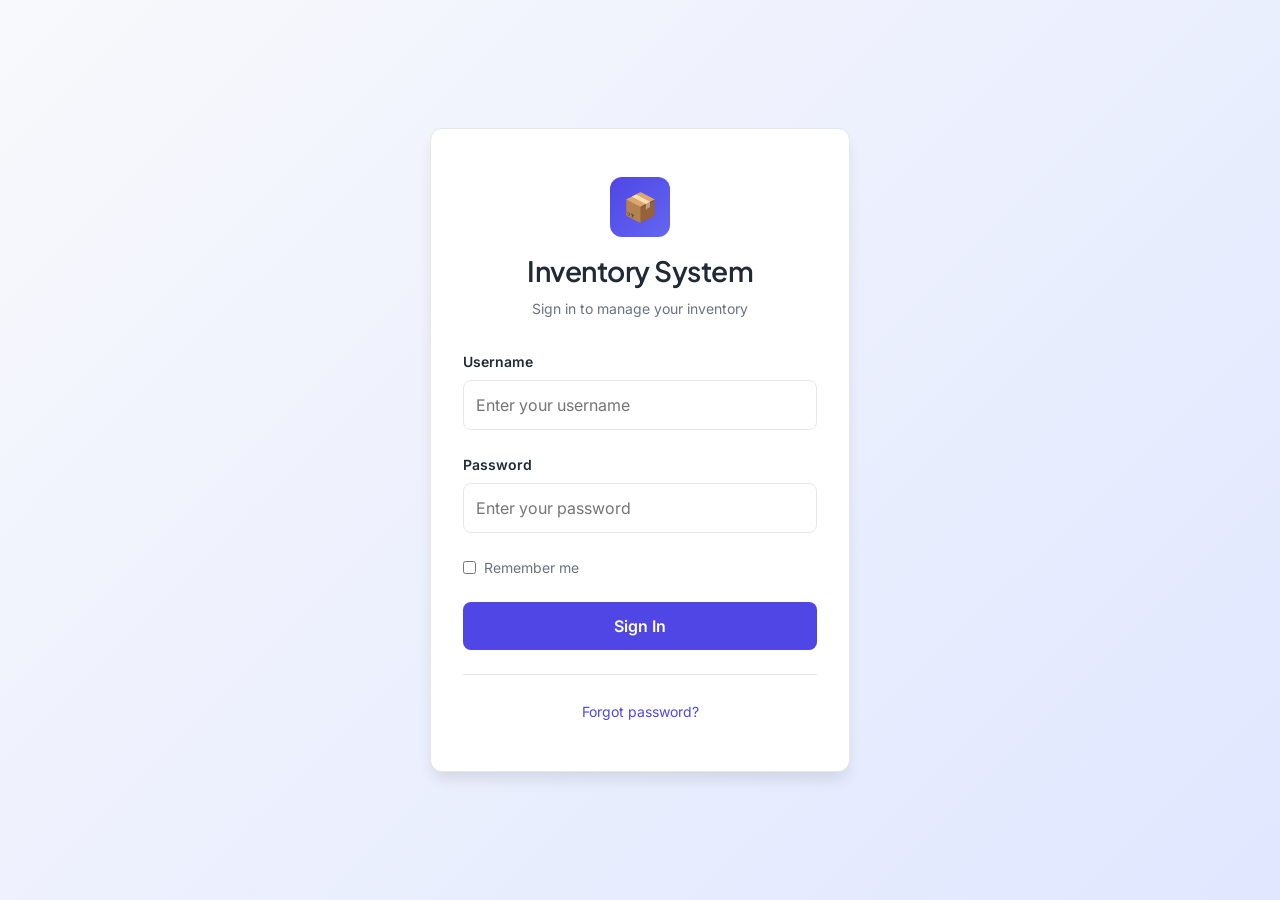
<file: inventorysystem/login.html>
<!DOCTYPE html>
<html lang="en">
<head>
    <meta charset="UTF-8">
    <meta name="viewport" content="width=device-width, initial-scale=1.0">
    <title>Login - Inventory System</title>
    <link rel="stylesheet" href="css/bootstrap.min.css">
    <link rel="stylesheet" href="css/style.css">
    <style>
        body {
            background: linear-gradient(135deg, #F8F9FC 0%, #E0E7FF 100%);
            min-height: 100vh;
            display: flex;
            align-items: center;
            justify-content: center;
        }
        .login-container {
            width: 100%;
            max-width: 420px;
        }
        .login-card {
            background-color: white;
            border: 1px solid var(--border-color);
            border-radius: 0.75rem;
            box-shadow: var(--shadow-lg);
            padding: 3rem 2rem;
        }
        .login-header {
            text-align: center;
            margin-bottom: 2rem;
        }
        .login-header-icon {
            width: 60px;
            height: 60px;
            background: linear-gradient(135deg, var(--primary-color), var(--primary-light));
            border-radius: 0.75rem;
            display: flex;
            align-items: center;
            justify-content: center;
            font-size: 1.75rem;
            color: white;
            margin: 0 auto 1rem;
        }
        .login-header h1 {
            font-size: 1.75rem;
            margin-bottom: 0.5rem;
        }
        .login-header p {
            color: var(--text-secondary);
            font-size: 0.875rem;
        }
        .form-group {
            margin-bottom: 1.5rem;
        }
        .form-group label {
            display: block;
            font-weight: 600;
            margin-bottom: 0.5rem;
            color: var(--text-primary);
            font-size: 0.875rem;
        }
        .form-group input {
            width: 100%;
            padding: 0.75rem;
            border: 1px solid var(--border-color);
            border-radius: 0.5rem;
            font-family: 'Inter', sans-serif;
            transition: border-color 0.2s ease, box-shadow 0.2s ease;
        }
        .form-group input:focus {
            outline: none;
            border-color: var(--primary-color);
            box-shadow: 0 0 0 3px rgba(79, 70, 229, 0.1);
        }
        .remember-checkbox {
            display: flex;
            align-items: center;
            gap: 0.5rem;
            font-size: 0.875rem;
            color: var(--text-secondary);
            margin-bottom: 1.5rem;
        }
        .remember-checkbox input {
            width: auto;
        }
        .login-btn {
            width: 100%;
            padding: 0.75rem;
            background-color: var(--primary-color);
            color: white;
            border: none;
            border-radius: 0.5rem;
            font-weight: 600;
            cursor: pointer;
            transition: background-color 0.2s ease;
        }
        .login-btn:hover {
            background-color: var(--primary-dark);
        }
        .login-footer {
            text-align: center;
            margin-top: 1.5rem;
            padding-top: 1.5rem;
            border-top: 1px solid var(--border-color);
        }
        .login-footer a {
            color: var(--primary-color);
            text-decoration: none;
            font-size: 0.875rem;
            transition: color 0.2s ease;
        }
        .login-footer a:hover {
            color: var(--primary-dark);
        }
    </style>
</head>
<body>
    <div class="login-container">
        <div class="login-card">
            <div class="login-header">
                <div class="login-header-icon">📦</div>
                <h1>Inventory System</h1>
                <p>Sign in to manage your inventory</p>
            </div>

            <form id="loginForm" onsubmit="handleLogin(event)">
                <div class="form-group">
                    <label for="username">Username</label>
                    <input type="text" id="username" placeholder="Enter your username" required>
                </div>

                <div class="form-group">
                    <label for="password">Password</label>
                    <input type="password" id="password" placeholder="Enter your password" required>
                </div>

                <div class="remember-checkbox">
                    <input type="checkbox" id="remember" name="remember">
                    <label for="remember" style="margin: 0;">Remember me</label>
                </div>

                <button type="submit" class="login-btn">Sign In</button>
            </form>

            <div class="login-footer">
                <a href="#">Forgot password?</a>
            </div>
        </div>
    </div>

    <script src="js/bootstrap.bundle.min.js"></script>
    <script src="js/app.js"></script>
    <script>
        function handleLogin(e) {
            e.preventDefault();
            const username = document.getElementById('username').value;
            if (username) {
                localStorage.setItem('username', username);
                window.location.href = 'dashboard.html';
            }
        }
    </script>
</body>
</html>
</file>
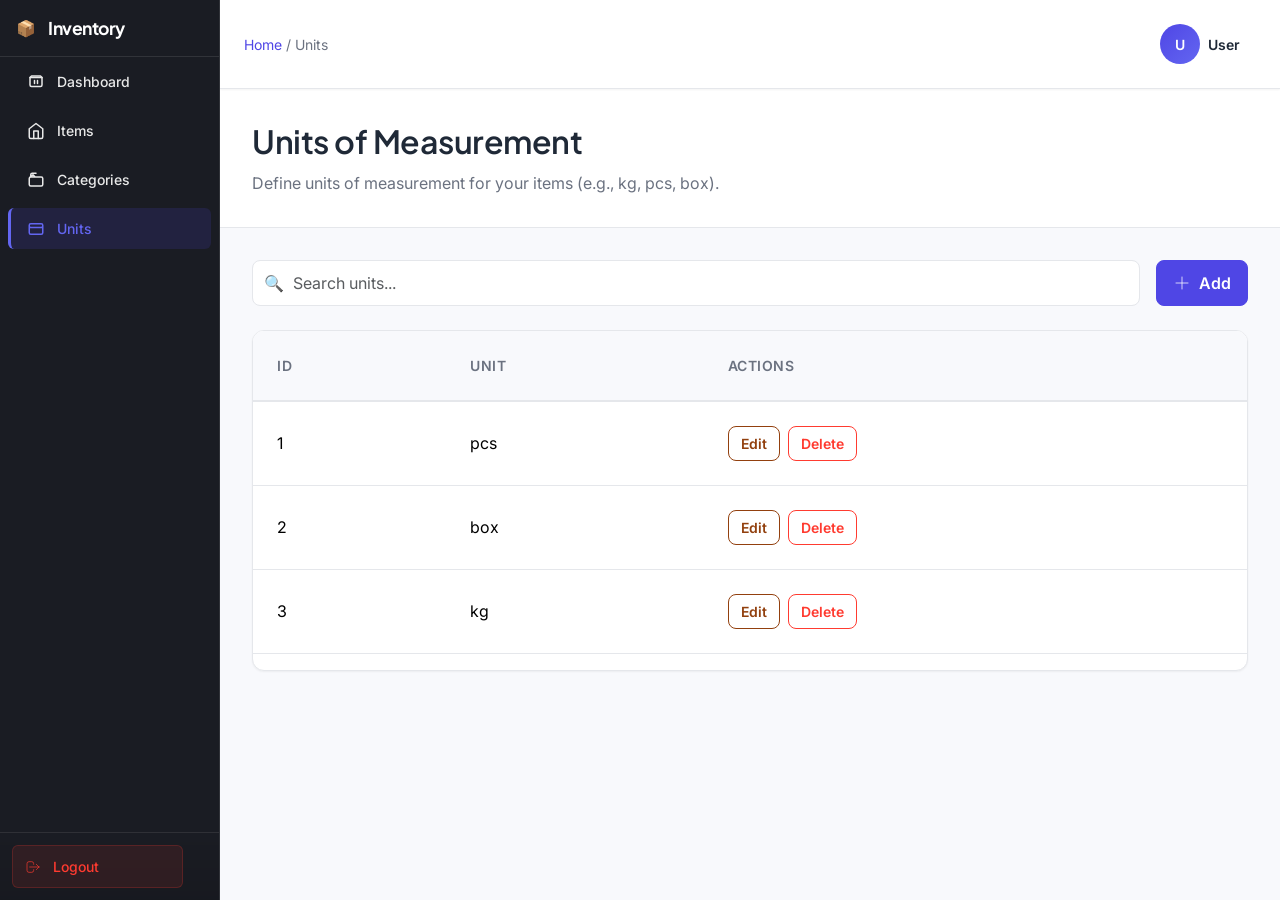
<file: inventorysystem/units.html>
<!DOCTYPE html>
<html lang="en">
<head>
    <meta charset="UTF-8">
    <meta name="viewport" content="width=device-width, initial-scale=1.0">
    <title>Units - Inventory System</title>
    <link rel="stylesheet" href="css/bootstrap.min.css">
    <link rel="stylesheet" href="css/style.css">
</head>
<body>
    <!-- Sidebar -->
    <nav class="sidebar">
        <div class="sidebar-brand">
            <span>📦</span>
            <h5>Inventory</h5>
        </div>

        <ul class="nav flex-column">
            <li class="nav-item">
                <a class="nav-link" href="dashboard.html">
                    <svg xmlns="http://www.w3.org/2000/svg" fill="none" viewBox="0 0 24 24"><g stroke="currentColor" stroke-linecap="round" stroke-linejoin="round"><path d="M4 6h16v10a2 2 0 0 1-2 2H6a2 2 0 0 1-2-2V6z"/><path d="M4 6l2-2h12l2 2M10 10v4M14 10v4"/></g></svg>
                    <span>Dashboard</span>
                </a>
            </li>
            <li class="nav-item">
                <a class="nav-link" href="items.html">
                    <svg xmlns="http://www.w3.org/2000/svg" fill="none" viewBox="0 0 24 24"><g stroke="currentColor" stroke-linecap="round" stroke-linejoin="round"><path d="M3 9l9-7 9 7v11a2 2 0 0 1-2 2H5a2 2 0 0 1-2-2z"/><polyline points="9 22 9 12 15 12 15 22"/></g></svg>
                    <span>Items</span>
                </a>
            </li>
            <li class="nav-item">
                <a class="nav-link" href="categories.html">
                    <svg xmlns="http://www.w3.org/2000/svg" fill="none" viewBox="0 0 24 24"><path stroke="currentColor" stroke-linecap="round" stroke-linejoin="round" d="M12 3H7a2 2 0 0 0-2 2v3m0 0l3-3 3 3M5 8h14a2 2 0 0 1 2 2v8a2 2 0 0 1-2 2H5a2 2 0 0 1-2-2v-8a2 2 0 0 1 2-2z"/></svg>
                    <span>Categories</span>
                </a>
            </li>
            <li class="nav-item">
                <a class="nav-link active" href="units.html">
                    <svg xmlns="http://www.w3.org/2000/svg" fill="none" viewBox="0 0 24 24"><path stroke="currentColor" stroke-linecap="round" stroke-linejoin="round" d="M3 7v10a2 2 0 0 0 2 2h14a2 2 0 0 0 2-2V7M3 7a2 2 0 0 1 2-2h14a2 2 0 0 1 2 2m0 0v1a2 2 0 0 1-2 2H5a2 2 0 0 1-2-2V7"/></svg>
                    <span>Units</span>
                </a>
            </li>
        </ul>

        <div class="sidebar-bottom">
            <a class="logout-btn" href="login.html">
                <svg xmlns="http://www.w3.org/2000/svg" fill="none" viewBox="0 0 24 24"><path stroke="currentColor" stroke-linecap="round" stroke-linejoin="round" d="M17 16l4-4m0 0l-4-4m4 4H7m6 4v1a3 3 0 0 1-3 3H6a3 3 0 0 1-3-3V7a3 3 0 0 1 3-3h4a3 3 0 0 1 3 3v1"/></svg>
                <span>Logout</span>
            </a>
        </div>
    </nav>

    <!-- Main Content -->
    <div class="main-content">
        <!-- Top Bar -->
        <div class="topbar">
            <div class="breadcrumb-nav">
                <a href="dashboard.html">Home</a>
                <span>/</span>
                <span>Units</span>
            </div>
            <div class="profile-dropdown">
                <div class="profile-avatar" id="profileAvatar">U</div>
                <div>
                    <div style="font-size: 0.875rem; font-weight: 600;" id="profileName">User</div>
                </div>
            </div>
        </div>

        <!-- Page Header -->
        <div class="page-header">
            <h1>Units of Measurement</h1>
            <p style="color: var(--text-secondary); margin: 0;">Define units of measurement for your items (e.g., kg, pcs, box).</p>
        </div>

        <!-- Page Content -->
        <div style="padding: 0 var(--spacing-xl) var(--spacing-xl);">
            <!-- Search and Action Bar -->
            <div style="display: flex; gap: var(--spacing-md); margin-bottom: var(--spacing-lg);">
                <div class="search-bar" style="flex: 1;">
                    <input type="text" id="searchUnits" class="form-control" placeholder="Search units...">
                </div>
                <button class="btn btn-primary" data-bs-toggle="modal" data-bs-target="#addUnitModal">
                    <svg xmlns="http://www.w3.org/2000/svg" fill="none" viewBox="0 0 24 24" stroke="currentColor" width="18" height="18"><path stroke-linecap="round" stroke-linejoin="round" d="M12 4v16m8-8H4"/></svg>
                    Add
                </button>
            </div>

            <!-- Units Table -->
            <div class="card">
                <div class="table-responsive">
                    <table class="table" id="unitsTable">
                        <thead>
                            <tr>
                                <th>ID</th>
                                <th>Unit</th>
                                <th>Actions</th>
                            </tr>
                        </thead>
                        <tbody id="unitsTableBody">
                            <tr>
                                <td colspan="3" class="empty-state">
                                    <div class="empty-state-icon">⚖️</div>
                                    <div class="empty-state-title">No units yet</div>
                                    <p style="margin: 0;">Click "Add" to create your first unit of measurement</p>
                                </td>
                            </tr>
                        </tbody>
                    </table>
                </div>
            </div>
        </div>
    </div>

    <!-- Add Unit Modal -->
    <div class="modal fade" id="addUnitModal" tabindex="-1">
        <div class="modal-dialog">
            <div class="modal-content">
                <div class="modal-header">
                    <h5 class="modal-title">Add New Unit</h5>
                    <button type="button" class="btn-close" data-bs-dismiss="modal"></button>
                </div>
                <div class="modal-body">
                    <form id="addUnitForm" onsubmit="handleAddUnit(event)">
                        <div class="form-group mb-3">
                            <label for="unitName" class="form-label">Unit Name</label>
                            <input type="text" class="form-control" id="unitName" placeholder="e.g., Kilogram, Piece, Box" required>
                        </div>
                        <button type="submit" class="btn btn-primary w-100">Add Unit</button>
                    </form>
                </div>
            </div>
        </div>
    </div>

    <div class="toast-container" id="toastContainer"></div>

    <script src="js/bootstrap.bundle.min.js"></script>
    <script src="js/app.js"></script>
    <script>
        let units = [];
        let nextId = 1;
        let editingUnitId = null;

        document.addEventListener('DOMContentLoaded', function() {
            const username = localStorage.getItem('username') || 'User';
            const firstLetter = username.charAt(0).toUpperCase();
            document.getElementById('profileName').textContent = username;
            document.getElementById('profileAvatar').textContent = firstLetter;

            loadUnits();
            const searchEl = document.getElementById('searchUnits');
            if (searchEl) {
                searchEl.addEventListener('input', e => filterTableDebounced(e.target.value));
            }
        });

        function handleAddUnit(e) {
            e.preventDefault();
            const name = document.getElementById('unitName').value;

            if (editingUnitId !== null) {
                const idx = units.findIndex(u => u.id === editingUnitId);
                if (idx !== -1) {
                    units[idx].name = name;
                    saveUnits();
                    renderUnits();
                    addActivity('unit-updated', `Updated unit \"${name}\"`);
                    showToast('Unit updated successfully!', 'success');
                }
                editingUnitId = null;
            } else {
                const unit = {
                    id: nextId++,
                    name
                };
                units.push(unit);
                saveUnits();
                renderUnits();
                addActivity('unit-added', `Added unit \"${name}\"`);
                showToast('Unit added successfully!', 'success');
            }

            document.getElementById('addUnitForm').reset();
            const modal = bootstrap.Modal.getInstance(document.getElementById('addUnitModal'));
            modal.hide();
            document.querySelector('#addUnitModal .modal-title').textContent = 'Add New Unit';
            document.querySelector('#addUnitForm button[type="submit"]').textContent = 'Add Unit';
        }

        const filterTableDebounced = debounce(filterTable, 250);
        function filterTable(searchTerm) {
            const filtered = units.filter(unit => 
                unit.name.toLowerCase().includes(searchTerm.toLowerCase()) ||
                unit.id.toString().includes(searchTerm)
            );
            renderUnits(filtered);
        }

        function renderUnits(unitsToShow = units) {
            const tbody = document.getElementById('unitsTableBody');
            
            if (unitsToShow.length === 0) {
                tbody.innerHTML = `
                    <tr>
                        <td colspan="3" class="empty-state">
                            <div class="empty-state-icon">⚖️</div>
                            <div class="empty-state-title">No units yet</div>
                            <p style="margin: 0;">Click "Add" to create your first unit of measurement</p>
                        </td>
                    </tr>
                `;
                return;
            }

            tbody.innerHTML = unitsToShow.map(unit => `
                <tr class="flash-new">
                    <td>${unit.id}</td>
                    <td>${unit.name}</td>
                    <td style="display: flex; gap: var(--spacing-sm);">
                        <button class="btn btn-sm btn-warning" onclick="editUnit(${unit.id})">Edit</button>
                        <button class="btn btn-sm btn-danger" onclick="deleteUnit(${unit.id})">Delete</button>
                    </td>
                </tr>
            `).join('');
        }

        function editUnit(id) {
            const u = units.find(u => u.id === id);
            if (!u) return;
            editingUnitId = id;
            document.getElementById('unitName').value = u.name;
            const modal = new bootstrap.Modal(document.getElementById('addUnitModal'));
            document.querySelector('#addUnitModal .modal-title').textContent = 'Edit Unit';
            document.querySelector('#addUnitForm button[type="submit"]').textContent = 'Save Changes';
            modal.show();
        }

        function deleteUnit(id) {
            const toDel = units.find(u => u.id === id);
            // don't allow deletion if items use this unit
            const items = JSON.parse(localStorage.getItem('items') || '[]');
            const inUse = items.filter(i => i.unitId === id);
            if (inUse.length > 0) {
                alert(`Cannot delete unit; ${inUse.length} item(s) are using it.`);
                return;
            }
            if (confirm('Are you sure you want to delete this unit?')) {
                units = units.filter(unit => unit.id !== id);
                saveUnits();
                renderUnits();
                addActivity('unit-deleted', `Deleted unit \"${toDel ? toDel.name : id}\"`);
                showToast('Unit deleted successfully!', 'success');
            }
        }

        function saveUnits() {
            localStorage.setItem('units', JSON.stringify(units));
        }

        function loadUnits() {
            const saved = localStorage.getItem('units');
            if (saved) {
                units = JSON.parse(saved);
                nextId = Math.max(...units.map(u => u.id), 0) + 1;
                renderUnits();
            }
        }

        function showToast(message, type = 'info') {
            const container = document.getElementById('toastContainer');
            const toast = document.createElement('div');
            toast.className = `toast ${type}`;
            toast.textContent = message;
            container.appendChild(toast);

            setTimeout(() => {
                toast.remove();
            }, 3000);
        }
    </script>
</body>
</html>
</file>
<file: fetch/css/style.css>
* {
            margin: 0;
            padding: 0;
            box-sizing: border-box;
        }

        body {
            font-family: Arial, sans-serif;
            background-color: #f0f0f0;
            padding: 20px;
            min-height: 100vh;
            display: flex;
            justify-content: center;
            align-items: flex-start;
        }

        .login-container {
            background: white;
            padding: 30px;
            border-radius: 5px;
            box-shadow: 0 2px 10px rgba(0,0,0,0.1);
            width: 100%;
            max-width: 400px;
            margin: 0 auto;
        }

        .login-container.show-table {
            max-width: 1200px;
            padding: 0;
            background: transparent;
            box-shadow: none;
            border-radius: 0;
        }

        h1 {
            text-align: center;
            margin-bottom: 20px;
            color: #333;
        }

        .form-group {
            margin-bottom: 15px;
        }

        label {
            display: block;
            margin-bottom: 5px;
            color: #555;
            font-weight: 500;
        }

        input {
            width: 100%;
            padding: 10px;
            border: 1px solid #ddd;
            border-radius: 3px;
            font-size: 14px;
        }

        input:focus {
            outline: none;
            border-color: #4CAF50;
            box-shadow: 0 0 5px rgba(76, 175, 80, 0.3);
        }

        button {
            width: 100%;
            padding: 10px;
            background-color: #4CAF50;
            color: white;
            border: none;
            border-radius: 3px;
            cursor: pointer;
            font-size: 16px;
        }

        button:hover {
            background-color: #45a049;
        }

        .message {
            margin-top: 15px;
            padding: 10px;
            border-radius: 3px;
            text-align: center;
            display: none;
        }

        .message.show {
            display: block;
        }

        .success {
            background-color: #d4edda;
            color: #155724;
        }

        .error {
            background-color: #f8d7da;
            color: #721c24;
        }

        #student-table-container {
            margin-top: 0;
            display: none;
            width: 100%;
            background: white;
            padding: 20px;
            border-radius: 5px;
            box-shadow: 0 2px 10px rgba(0,0,0,0.1);
        }

        .login-container.show-table #student-table-container {
            display: block;
        }

        #student-table-container p {
            text-align: center;
            padding: 20px;
            color: #666;
        }

        .student-table {
            width: 100%;
            border-collapse: collapse;
            background-color: transparent;
            box-shadow: none;
            margin: 0 auto;
        }

        .student-table thead {
            background-color: #4CAF50;
            color: white;
            position: sticky;
            top: 0;
        }

        .student-table th {
            padding: 15px;
            text-align: left;
            font-weight: bold;
            border-right: 1px solid rgba(255,255,255,0.2);
            white-space: nowrap;
        }

        .student-table th:last-child {
            border-right: none;
        }

        .student-table td {
            padding: 12px 15px;
            border-bottom: 1px solid #ddd;
        }

        .student-table tbody tr {
            transition: background-color 0.2s;
        }

        .student-table tbody tr:hover {
            background-color: #f5f5f5;
        }

        .student-table tbody tr:last-child td {
            border-bottom: none;
        }

        @media (max-width: 768px) {
            .login-container {
                width: 100%;
                padding: 20px;
            }

            .student-table th,
            .student-table td {
                padding: 10px 8px;
                font-size: 13px;
            }

            h1 {
                font-size: 24px;
            }
        }

        @media (max-width: 480px) {
            .login-container {
                padding: 15px;
            }

            .student-table {
                font-size: 12px;
            }

            .student-table th,
            .student-table td {
                padding: 8px 5px;
            }
        }
</file>
<file: hello_world/css/style.css>
.header {
    color: rgb(59, 38, 38);
    font-family:'Lucida Sans', 'Lucida Sans Regular', 'Lucida Grande', 'Lucida Sans Unicode', Geneva, Verdana, sans-serif;
}

.content {
    color:rgb(46, 38, 38);
    font-size: 50px;
    background-color: antiquewhite;
}

.content:hover {
    color:blue;
    background-color: black;
}

.border-red {
    border: 5px red solid;
}

a:link {
    color: red;
}

a:visited {
    color: black;
}

a:hover {
    color: blue;
}

a:active {
    color:yellow;
}
</file>
<file: inventorysystem/css/style.css>
@import url('https://fonts.googleapis.com/css2?family=Inter:wght@300;400;500;600;700&family=Plus+Jakarta+Sans:wght@400;500;600;700&display=swap');

:root {
    --primary-color: #4F46E5;
    --primary-light: #6366F1;
    --primary-dark: #3730A3;
    --bg-primary: #F8F9FC;
    --bg-secondary: #FFFFFF;
    --sidebar-bg: #1A1C23;
    --sidebar-text: #E8E8E8;
    --sidebar-hover: #2D2E37;
    --text-primary: #1F2937;
    --text-secondary: #6B7280;
    --border-color: #E5E7EB;
    --success-bg: #D1FAE5;
    --success-text: #065F46;
    --warning-bg: #FEF3C7;
    --warning-text: #92400E;
    --danger-bg: #FEE2E2;
    --danger-text: #991B1B;
    --info-bg: #DBEAFE;
    --info-text: #1E40AF;
    --shadow-sm: 0 1px 2px 0 rgba(0, 0, 0, 0.05);
    --shadow-md: 0 4px 6px -1px rgba(0, 0, 0, 0.1);
    --shadow-lg: 0 10px 15px -3px rgba(0, 0, 0, 0.1);
    --spacing-xs: 0.25rem;
    --spacing-sm: 0.5rem;
    --spacing-md: 1rem;
    --spacing-lg: 1.5rem;
    --spacing-xl: 2rem;
    --spacing-2xl: 3rem;
}

* {
    margin: 0;
    padding: 0;
    box-sizing: border-box;
}

html {
    scroll-behavior: smooth;
}

body {
    font-family: 'Inter', -apple-system, BlinkMacSystemFont, 'Segoe UI', sans-serif;
    background-color: var(--bg-primary);
    color: var(--text-primary);
    line-height: 1.5;
}

h1, h2, h3, h4, h5, h6 {
    font-family: 'Plus Jakarta Sans', 'Inter', sans-serif;
    font-weight: 600;
    line-height: 1.3;
    letter-spacing: -0.5px;
}

/* ========== SIDEBAR STYLES ========== */
.sidebar {
    background-color: var(--sidebar-bg);
    border-right: 1px solid rgba(255, 255, 255, 0.1);
    position: fixed;
    left: 0;
    top: 0;
    height: 100vh;
    width: 220px;
    overflow-y: auto;
    z-index: 1000;
    transition: all 0.3s ease;
}

.sidebar-brand {
    padding: 1rem;
    border-bottom: 1px solid rgba(255, 255, 255, 0.1);
    display: flex;
    align-items: center;
    gap: 0.75rem;
}

.sidebar-brand h5 {
    color: #FFFFFF;
    margin: 0;
    font-size: 1.1rem;
    font-weight: 700;
}

.sidebar .nav-link {
    color: var(--sidebar-text);
    padding: 0.625rem 1rem;
    margin: 0.25rem 0.5rem;
    border-radius: 0.375rem;
    border-left: 3px solid transparent;
    transition: all 0.2s ease;
    font-weight: 500;
    font-size: 0.875rem;
    display: flex;
    align-items: center;
    gap: 0.75rem;
    text-decoration: none;
}

.sidebar .nav-link:hover {
    background-color: var(--sidebar-hover);
    color: #FFFFFF;
    border-left-color: var(--primary-color);
}

.sidebar .nav-link.active {
    background-color: rgba(79, 70, 229, 0.15);
    color: var(--primary-light);
    border-left-color: var(--primary-light);
}

.sidebar .nav-link svg {
    width: 18px;
    height: 18px;
    stroke-width: 2;
    flex-shrink: 0;
}

.sidebar-bottom {
    position: absolute;
    bottom: 0;
    left: 0;
    right: 0;
    padding: 0.75rem;
    border-top: 1px solid rgba(255, 255, 255, 0.1);
    background: linear-gradient(180deg, transparent 0%, rgba(0, 0, 0, 0.1) 100%);
}

.logout-btn {
    width: calc(100% - 1.5rem);
    display: flex;
    align-items: center;
    justify-content: flex-start;
    gap: 0.75rem;
    padding: 0.625rem 0.75rem;
    background-color: rgba(255, 59, 48, 0.1);
    color: #FF3B30;
    border: 1px solid rgba(255, 59, 48, 0.2);
    border-radius: 0.375rem;
    cursor: pointer;
    transition: all 0.2s ease;
    font-weight: 500;
    font-size: 0.875rem;
    text-decoration: none;
}

.logout-btn:hover {
    background-color: rgba(255, 59, 48, 0.15);
    border-color: rgba(255, 59, 48, 0.3);
    color: #FF3B30;
}

.logout-btn svg {
    width: 16px;
    height: 16px;
    flex-shrink: 0;
}

/* ========== MAIN CONTENT STYLES ========== */
.main-content {
    margin-left: 220px;
    min-height: 100vh;
    background-color: var(--bg-primary);
}

.topbar {
    background-color: var(--bg-secondary);
    border-bottom: 1px solid var(--border-color);
    /* tighten padding for a sleeker navbar */
    padding: var(--spacing-md) var(--spacing-lg);
    display: flex;
    justify-content: space-between;
    align-items: center;
    position: sticky;
    top: 0;
    z-index: 100;
    box-shadow: var(--shadow-sm);
}

/* responsive adjustment: stack breadcrumbs/profile on narrow screens */
@media (max-width: 576px) {
    .topbar {
        flex-direction: column;
        align-items: flex-start;
        gap: var(--spacing-sm);
    }
}

.breadcrumb-nav {
    display: flex;
    align-items: center;
    gap: var(--spacing-xs);
    font-size: 0.875rem;
    color: var(--text-secondary);
}

/* give a bit more visual separation from profile area */
.breadcrumb-nav { margin-right: var(--spacing-lg); }

.breadcrumb-nav a {
    color: var(--primary-color);
    text-decoration: none;
    transition: color 0.2s ease;
}

.breadcrumb-nav a:hover {
    color: var(--primary-dark);
}

.breadcrumb-nav span {
    color: var(--text-secondary);
}

.profile-dropdown {
    display: flex;
    align-items: center;
    gap: var(--spacing-sm);
    padding: var(--spacing-sm) var(--spacing-md);
    border-radius: 0.5rem;
    cursor: pointer;
    transition: background-color 0.2s ease;
}

.profile-dropdown:hover {
    background-color: var(--bg-primary);
}

.profile-avatar {
    width: 40px;
    height: 40px;
    border-radius: 50%;
    background: linear-gradient(135deg, var(--primary-color), var(--primary-light));
    display: flex;
    align-items: center;
    justify-content: center;
    color: white;
    font-weight: 600;
    font-size: 0.875rem;
}

/* ========== PAGE CONTENT ========== */
.page-header {
    padding: var(--spacing-xl);
    background-color: var(--bg-secondary);
    border-bottom: 1px solid var(--border-color);
    margin-bottom: var(--spacing-xl);
}

.page-header h1 {
    font-size: 2rem;
    margin-bottom: var(--spacing-sm);
}

/* ========== CARD STYLES ========== */
.card {
    background-color: var(--bg-secondary);
    border: 1px solid var(--border-color);
    border-radius: 0.75rem;
    box-shadow: var(--shadow-sm);
    transition: all 0.3s ease;
    overflow: hidden;
}

.card:hover {
    box-shadow: var(--shadow-md);
    border-color: var(--border-color);
}

.card-header {
    background-color: var(--bg-primary);
    border-bottom: 1px solid var(--border-color);
    padding: var(--spacing-lg);
}

.card-body {
    padding: var(--spacing-lg);
}

/* ========== METRIC CARDS ========== */
.metric-card {
    position: relative;
    overflow: hidden;
}

.metric-card::before {
    content: '';
    position: absolute;
    top: -50%;
    right: -50%;
    width: 200%;
    height: 200%;
    background: radial-gradient(circle, rgba(79, 70, 229, 0.05) 0%, transparent 70%);
    pointer-events: none;
}

.metric-card-icon {
    width: 48px;
    height: 48px;
    border-radius: 0.5rem;
    display: flex;
    align-items: center;
    justify-content: center;
    margin-bottom: var(--spacing-md);
    position: relative;
    z-index: 1;
}

.metric-card-label {
    font-size: 0.875rem;
    color: var(--text-secondary);
    margin-bottom: var(--spacing-sm);
    position: relative;
    z-index: 1;
}

.metric-card-value {
    font-size: 1.875rem;
    font-weight: 700;
    margin-bottom: var(--spacing-sm);
    position: relative;
    z-index: 1;
}

.metric-card-change {
    font-size: 0.75rem;
    font-weight: 600;
    padding: 0.25rem 0.75rem;
    border-radius: 9999px;
    width: fit-content;
    position: relative;
    z-index: 1;
}

.metric-card-change.positive {
    background-color: var(--success-bg);
    color: var(--success-text);
}

.metric-card-change.negative {
    background-color: var(--danger-bg);
    color: var(--danger-text);
}

.metric-card-change.neutral {
    background-color: var(--info-bg);
    color: var(--info-text);
}

/* Status-specific colors */
.metric-total .metric-card-icon {
    background-color: rgba(79, 70, 229, 0.1);
    color: var(--primary-color);
}

.metric-low-qty .metric-card-icon {
    background-color: var(--warning-bg);
    color: var(--warning-text);
}

.metric-empty-stock .metric-card-icon {
    background-color: var(--danger-bg);
    color: var(--danger-text);
}

/* ========== TIMELINE STYLES ========== */
.timeline-item {
    display: flex;
    gap: var(--spacing-lg);
    padding-bottom: var(--spacing-lg);
    position: relative;
}

.timeline-item:not(:last-child)::after {
    content: '';
    position: absolute;
    left: 19px;
    top: 40px;
    bottom: -20px;
    width: 2px;
    background-color: var(--border-color);
}

.timeline-dot {
    width: 40px;
    height: 40px;
    border-radius: 50%;
    background-color: var(--primary-color);
    border: 3px solid var(--bg-secondary);
    flex-shrink: 0;
    display: flex;
    align-items: center;
    justify-content: center;
    color: white;
    font-weight: 600;
}

.timeline-content {
    flex: 1;
    padding-top: var(--spacing-sm);
}

.timeline-title {
    font-weight: 600;
    margin-bottom: var(--spacing-xs);
}

.timeline-desc {
    font-size: 0.875rem;
    color: var(--text-secondary);
    margin-bottom: var(--spacing-xs);
}

.timeline-date {
    font-size: 0.75rem;
    color: var(--text-secondary);
}

/* ========== TABLE STYLES ========== */
.table {
    background-color: var(--bg-secondary);
    border-collapse: separate;
    border-spacing: 0;
}

.table thead th {
    background-color: var(--bg-primary);
    border-bottom: 2px solid var(--border-color);
    color: var(--text-secondary);
    font-weight: 600;
    font-size: 0.875rem;
    padding: var(--spacing-lg);
    text-transform: uppercase;
    letter-spacing: 0.5px;
}

.table tbody tr {
    border-bottom: 1px solid var(--border-color);
    transition: background-color 0.2s ease;
}

.table tbody tr:hover {
    background-color: var(--bg-primary);
}

.table tbody td {
    padding: var(--spacing-lg);
    vertical-align: middle;
}

.table tbody tr.flash-new {
    animation: flashRow 0.6s ease-out;
}

@keyframes flashRow {
    0% {
        background-color: rgba(79, 70, 229, 0.2);
    }
    100% {
        background-color: transparent;
    }
}

/* ========== BUTTON STYLES ========== */
.btn {
    font-weight: 600;
    border-radius: 0.5rem;
    padding: 0.5rem 1rem;
    transition: all 0.2s ease;
    border: 1px solid transparent;
    display: inline-flex;
    align-items: center;
    gap: var(--spacing-sm);
}

.btn-primary {
    background-color: var(--primary-color);
    color: white;
    border-color: var(--primary-color);
}

.btn-primary:hover {
    background-color: var(--primary-dark);
    border-color: var(--primary-dark);
}

.btn-primary:focus {
    box-shadow: 0 0 0 3px rgba(79, 70, 229, 0.1);
    outline: none;
}

.btn-secondary {
    background-color: var(--bg-primary);
    color: var(--text-primary);
    border-color: var(--border-color);
}

.btn-secondary:hover {
    background-color: var(--border-color);
}

.btn-sm {
    padding: 0.375rem 0.75rem;
    font-size: 0.875rem;
}

.btn-danger {
    background-color: transparent;
    color: #FF3B30;
    border-color: #FF3B30;
}

.btn-danger:hover {
    background-color: rgba(255, 59, 48, 0.1);
}

.btn-warning {
    background-color: transparent;
    color: var(--warning-text);
    border-color: var(--warning-text);
}

.btn-warning:hover {
    background-color: var(--warning-bg);
}

/* ========== FORM STYLES ========== */
.form-control, .form-select {
    background-color: var(--bg-secondary);
    border: 1px solid var(--border-color);
    color: var(--text-primary);
    border-radius: 0.5rem;
    padding: 0.625rem 0.875rem;
    font-family: 'Inter', sans-serif;
    transition: border-color 0.2s ease, box-shadow 0.2s ease;
}

.form-control:focus, .form-select:focus {
    border-color: var(--primary-color);
    box-shadow: 0 0 0 3px rgba(79, 70, 229, 0.1);
}

.form-label {
    font-weight: 600;
    margin-bottom: var(--spacing-sm);
    color: var(--text-primary);
    font-size: 0.875rem;
}

.input-group-text {
    background-color: var(--bg-primary);
    border: 1px solid var(--border-color);
    color: var(--text-secondary);
}

/* ========== SEARCH BAR STYLES ========== */
.search-bar {
    position: relative;
}

.search-bar input {
    width: 100%;
    padding-left: 2.5rem;
}

.search-bar::before {
    content: '🔍';
    position: absolute;
    left: 0.75rem;
    top: 50%;
    transform: translateY(-50%);
    font-size: 1rem;
}

/* ========== EMPTY STATE ========== */
.empty-state {
    text-align: center;
    padding: var(--spacing-2xl) var(--spacing-lg);
    color: var(--text-secondary);
}

.empty-state-icon {
    font-size: 3rem;
    margin-bottom: var(--spacing-lg);
    opacity: 0.5;
}

.empty-state-title {
    font-size: 1.25rem;
    font-weight: 600;
    margin-bottom: var(--spacing-sm);
    color: var(--text-primary);
}

/* ========== TOAST STYLES ========== */
.toast-container {
    position: fixed;
    top: var(--spacing-lg);
    right: var(--spacing-lg);
    z-index: 9999;
    display: flex;
    flex-direction: column;
    gap: var(--spacing-md);
}

.toast {
    background-color: var(--bg-secondary);
    border: 1px solid var(--border-color);
    border-radius: 0.5rem;
    padding: var(--spacing-lg);
    box-shadow: var(--shadow-lg);
    animation: slideIn 0.3s ease-out;
    min-width: 300px;
}

.toast.success {
    border-left: 4px solid var(--success-text);
}

.toast.error {
    border-left: 4px solid var(--danger-text);
}

.toast.info {
    border-left: 4px solid var(--info-text);
}

@keyframes slideIn {
    from {
        opacity: 0;
        transform: translateX(100px);
    }
    to {
        opacity: 1;
        transform: translateX(0);
    }
}

@keyframes slideOut {
    from {
        opacity: 1;
        transform: translateX(0);
    }
    to {
        opacity: 0;
        transform: translateX(100px);
    }
}

/* ========== MODAL STYLES ========== */
.modal {
    backdrop-filter: blur(5px);
}

.modal-content {
    background-color: var(--bg-secondary);
    border: 1px solid var(--border-color);
    border-radius: 0.75rem;
    box-shadow: var(--shadow-lg);
}

.modal-header {
    border-bottom: 1px solid var(--border-color);
    padding: var(--spacing-lg);
}

.modal-body {
    padding: var(--spacing-lg);
}

.btn-close {
    filter: brightness(0.4);
}

/* ========== RESPONSIVE ========== */
@media (max-width: 1024px) {
    .sidebar {
        width: 200px;
    }

    .main-content {
        margin-left: 200px;
    }

    .sidebar-brand h5 {
        font-size: 1rem;
    }

    .sidebar .nav-link {
        padding: 0.5rem 0.875rem;
        margin: 0.2rem 0.4rem;
    }
}

@media (max-width: 768px) {
    .sidebar {
        width: 100%;
        height: auto;
        position: relative;
    }

    .main-content {
        margin-left: 0;
    }

    .sidebar-brand {
        padding: 0.75rem;
    }

    .sidebar-bottom {
        position: relative;
        bottom: auto;
        left: auto;
        right: auto;
    }

    .card-body {
        padding: var(--spacing-md);
    }

    .metric-card-value {
        font-size: 1.5rem;
    }

    .page-header {
        padding: var(--spacing-lg);
    }

    .page-header h1 {
        font-size: 1.5rem;
    }

    .topbar {
        flex-direction: column;
        gap: var(--spacing-md);
        align-items: flex-start;
    }
}
</file>
<file: Calculator/css/style.css>
body {
    margin: 0;
    height: 100vh;
    display: flex;
    justify-content: center;
    align-items: center;
    background: linear-gradient(135deg, #e3e3e3, #cfcfcf);
    font-family: Arial, sans-serif;
}

.calculator {
    background: #f5f5f5;
    padding: 20px;
    border-radius: 20px;
    width: 280px;
    box-shadow: 0 15px 30px rgba(0,0,0,0.25);
}

h2 {
    text-align: center;
    margin-bottom: 15px;
}

/* Display row: 3:1 */
.display-container {
    display: grid;
    grid-template-columns: 3fr 1fr;
    gap: 10px;
    margin-bottom: 20px;
}

.display,
.operator-box {
    height: 60px;
    border-radius: 12px;
    font-size: 28px;
    display: flex;
    align-items: center;
    justify-content: flex-end;
    padding: 0 10px;
    box-shadow: inset 0 0 5px rgba(0,0,0,0.2);
}

.display {
    background: #fff;
    text-align: right;
    overflow-x: auto;
}

.operator-box {
    background: #d0d0ff;
    justify-content: center;
    font-weight: bold;
}

/* Buttons */
.buttons {
    display: grid;
    grid-template-columns: repeat(4, 1fr);
    gap: 10px;
}

button {
    height: 55px;
    font-size: 20px;
    border: none;
    border-radius: 12px;
    cursor: pointer;
    background: #e0e0e0;
    box-shadow: 0 4px #bdbdbd;
    transition: 0.1s;
}

button:active {
    box-shadow: none;
    transform: translateY(4px);
}

.operator {
    background: #d0d0ff;
}

.equals {
    background: #000;
    color: #fff;
    font-size: 24px;
}

.clear {
    background: #ffe0b2;
}

.wide {
    grid-column: span 2;
}
</file>
<file: first_js/style.css>
.error {
    color: rgb(255, 255, 255);
    padding: 10px;
    background-color: rgb(235, 117, 117);
    border: 2px red solid;
    border-radius: 15px;
    visibility: hidden;
}
</file>
